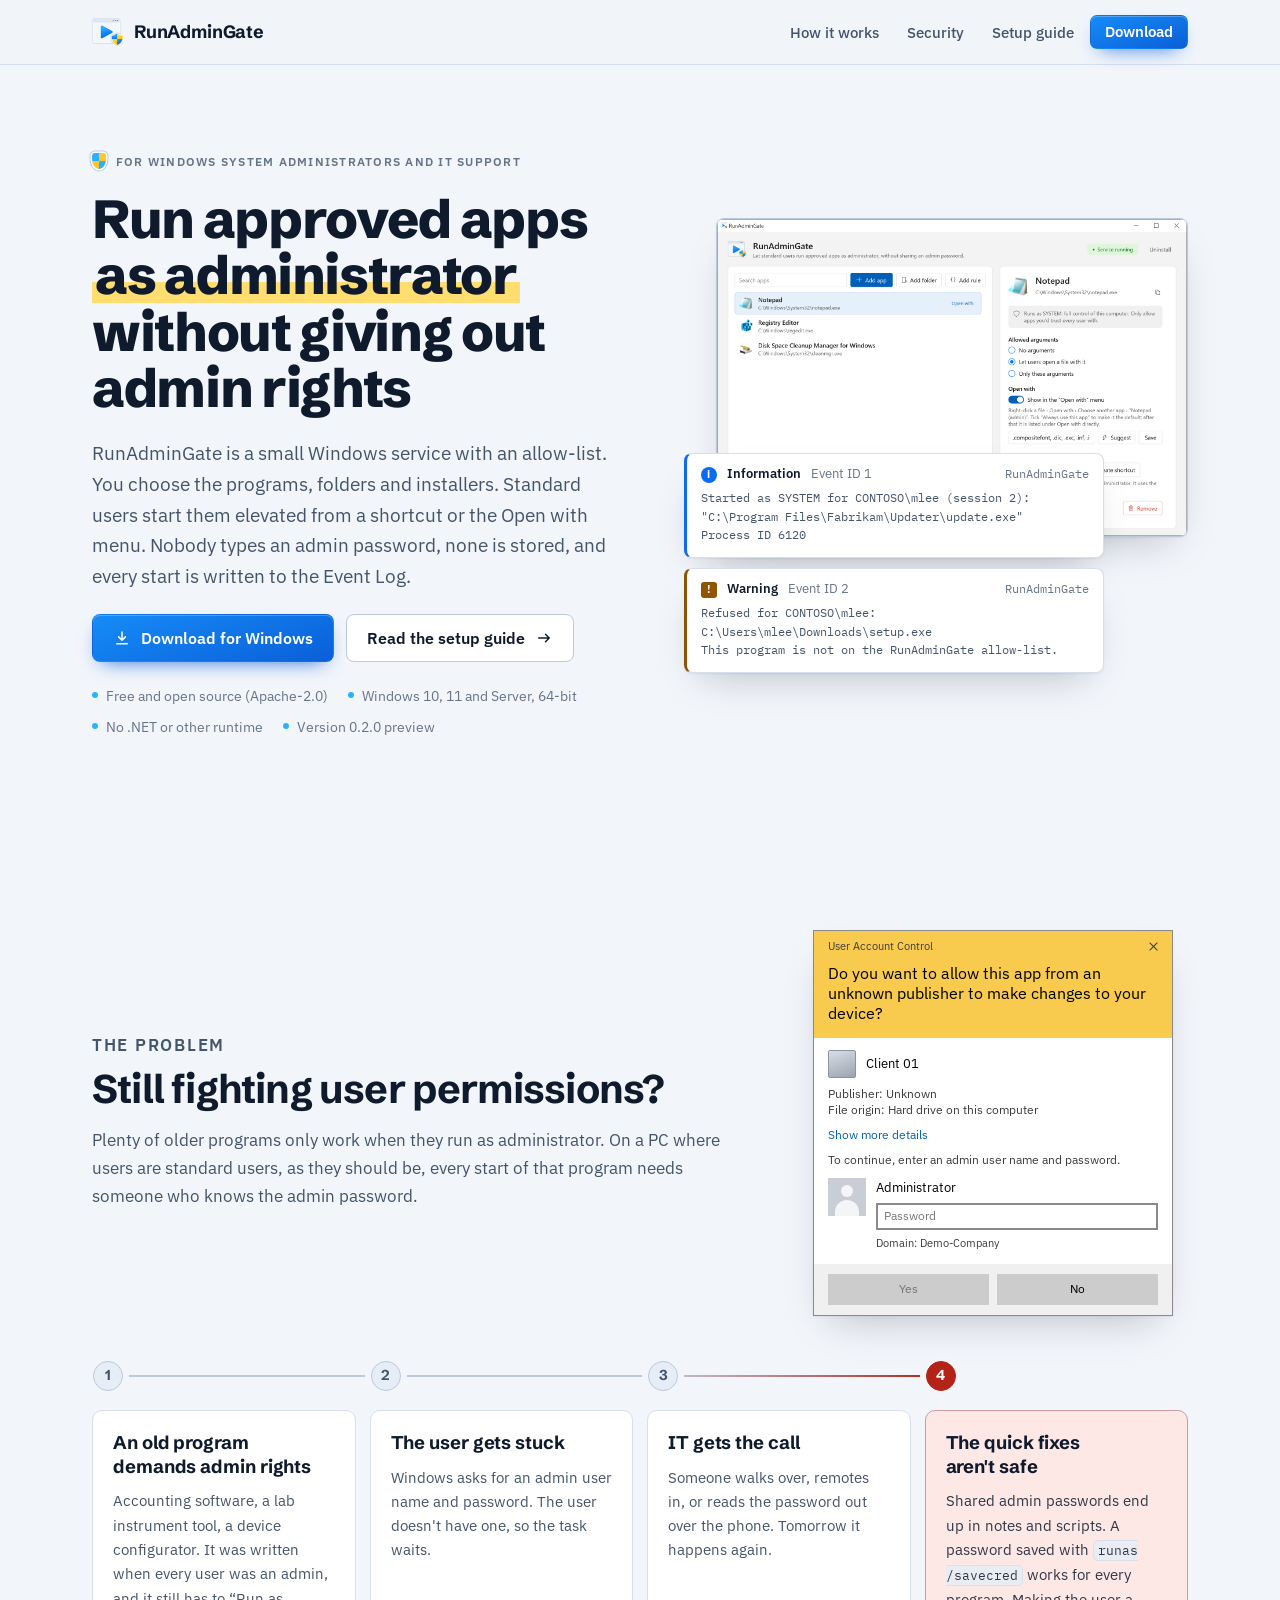
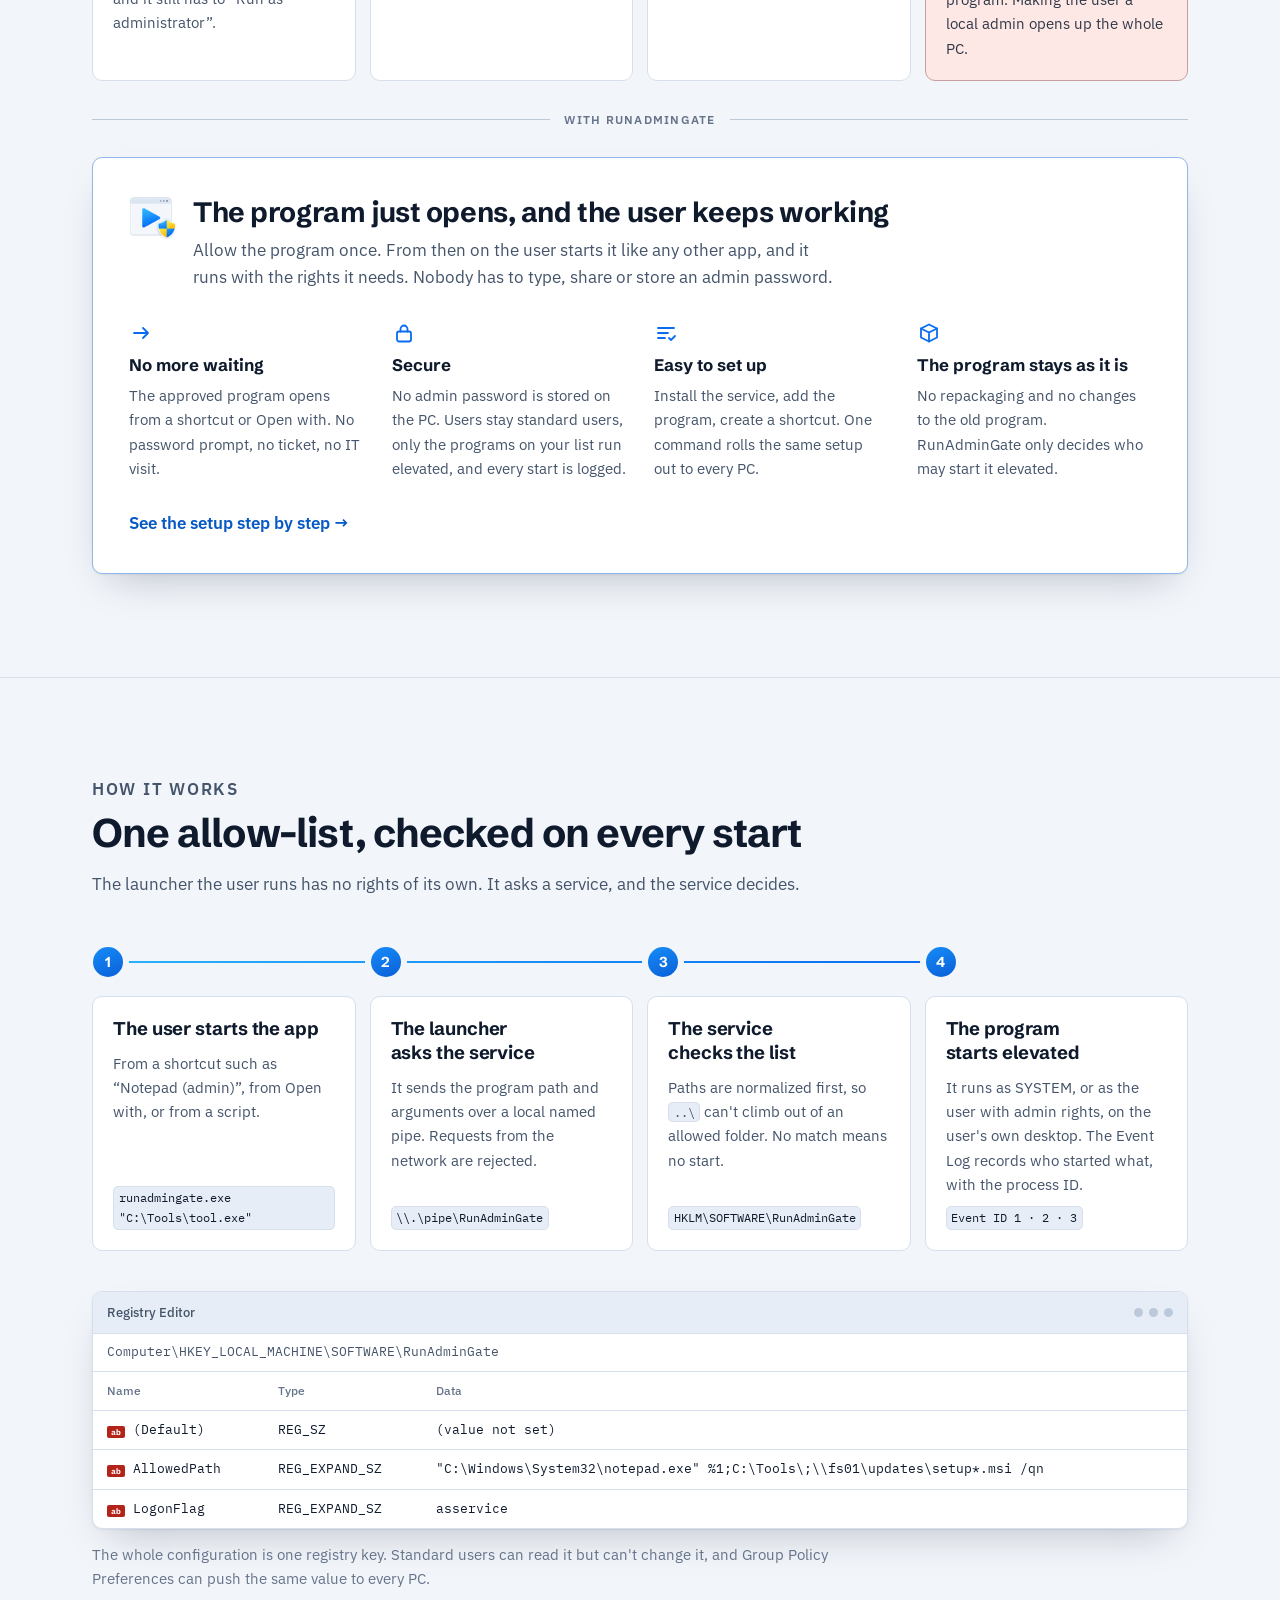
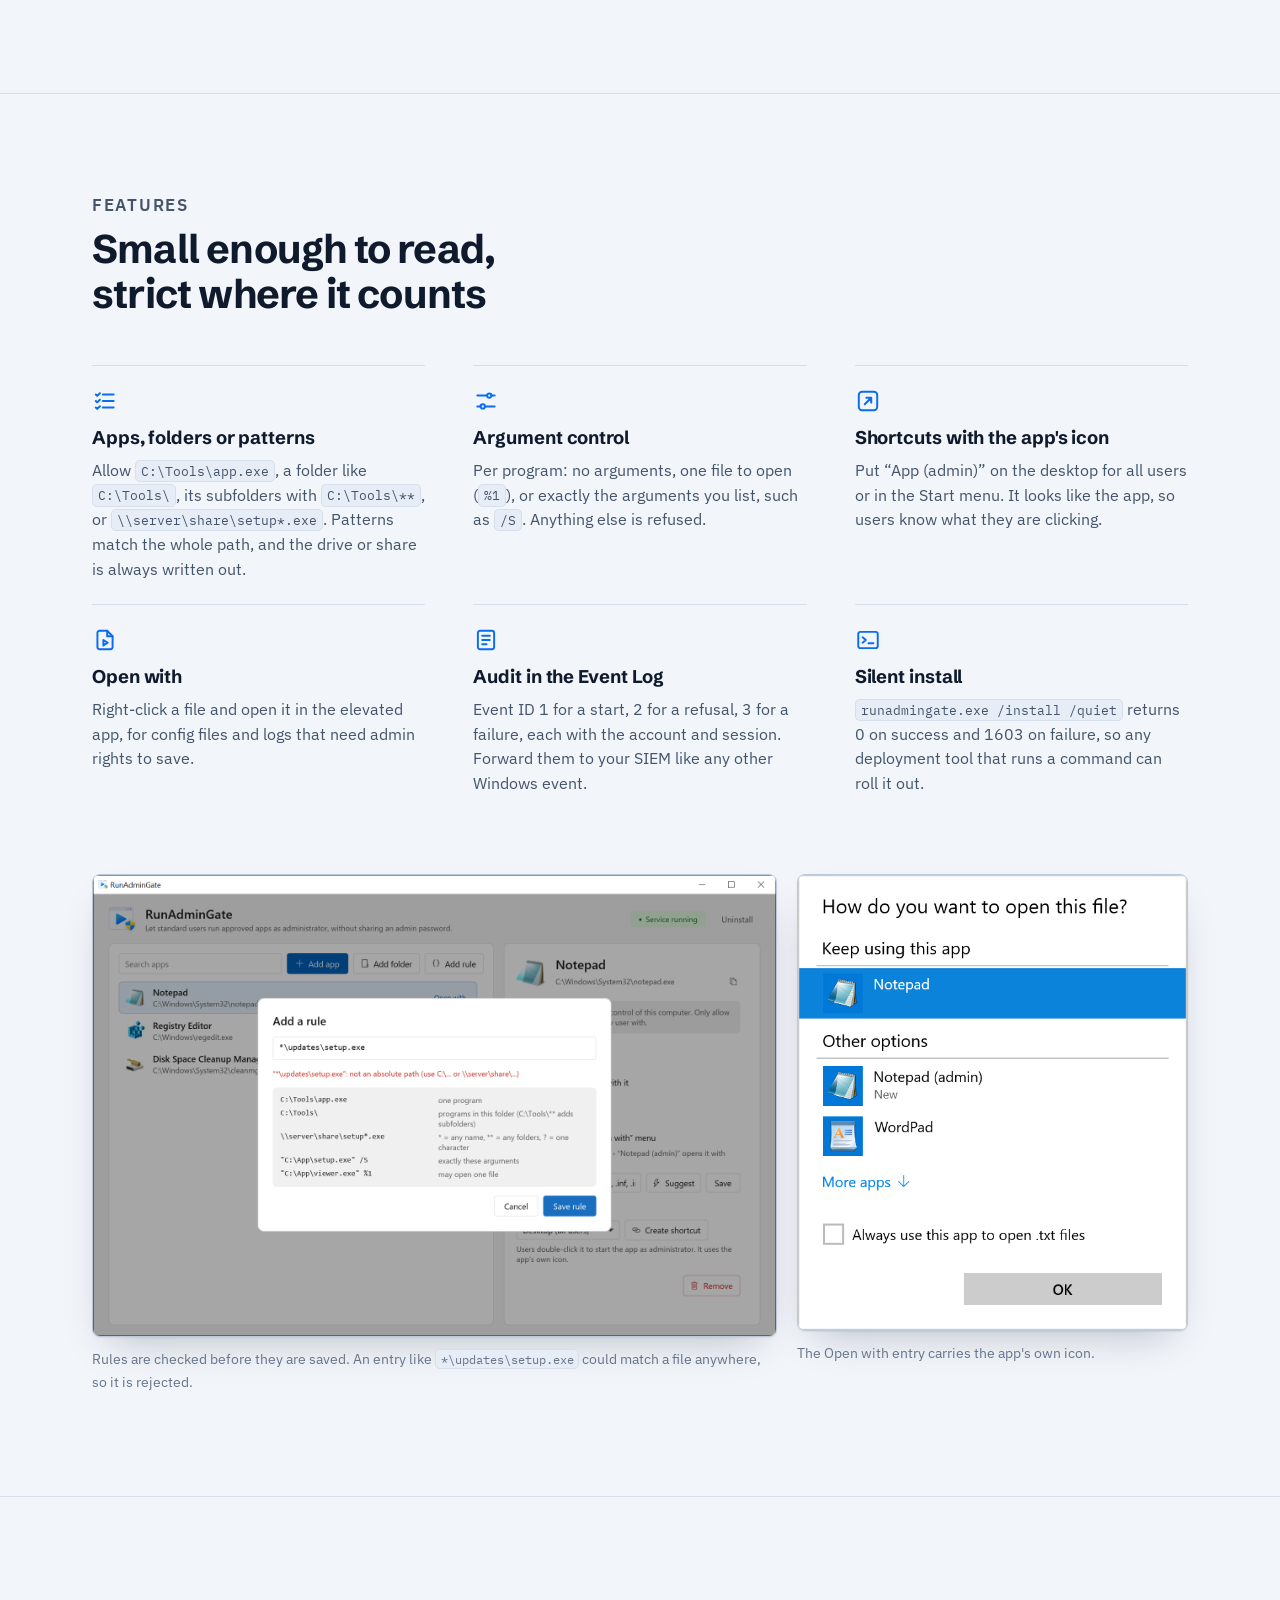
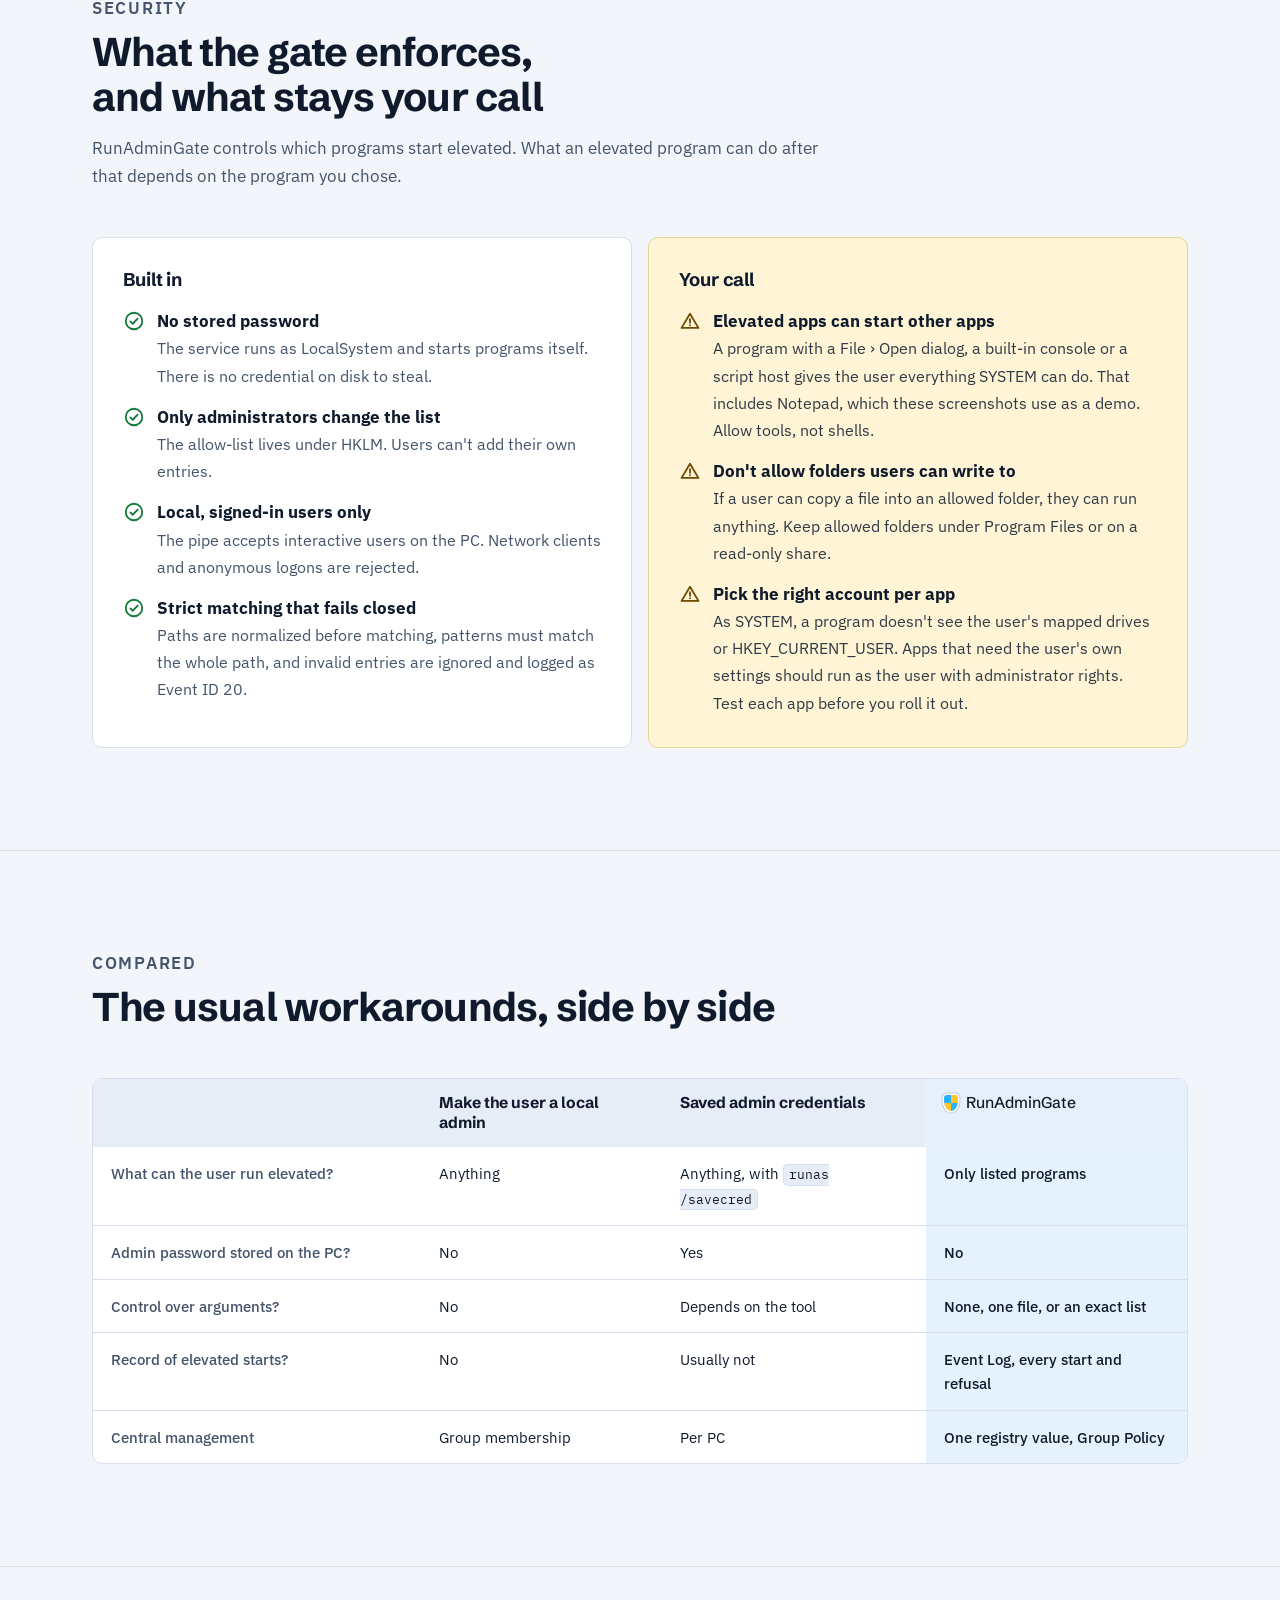
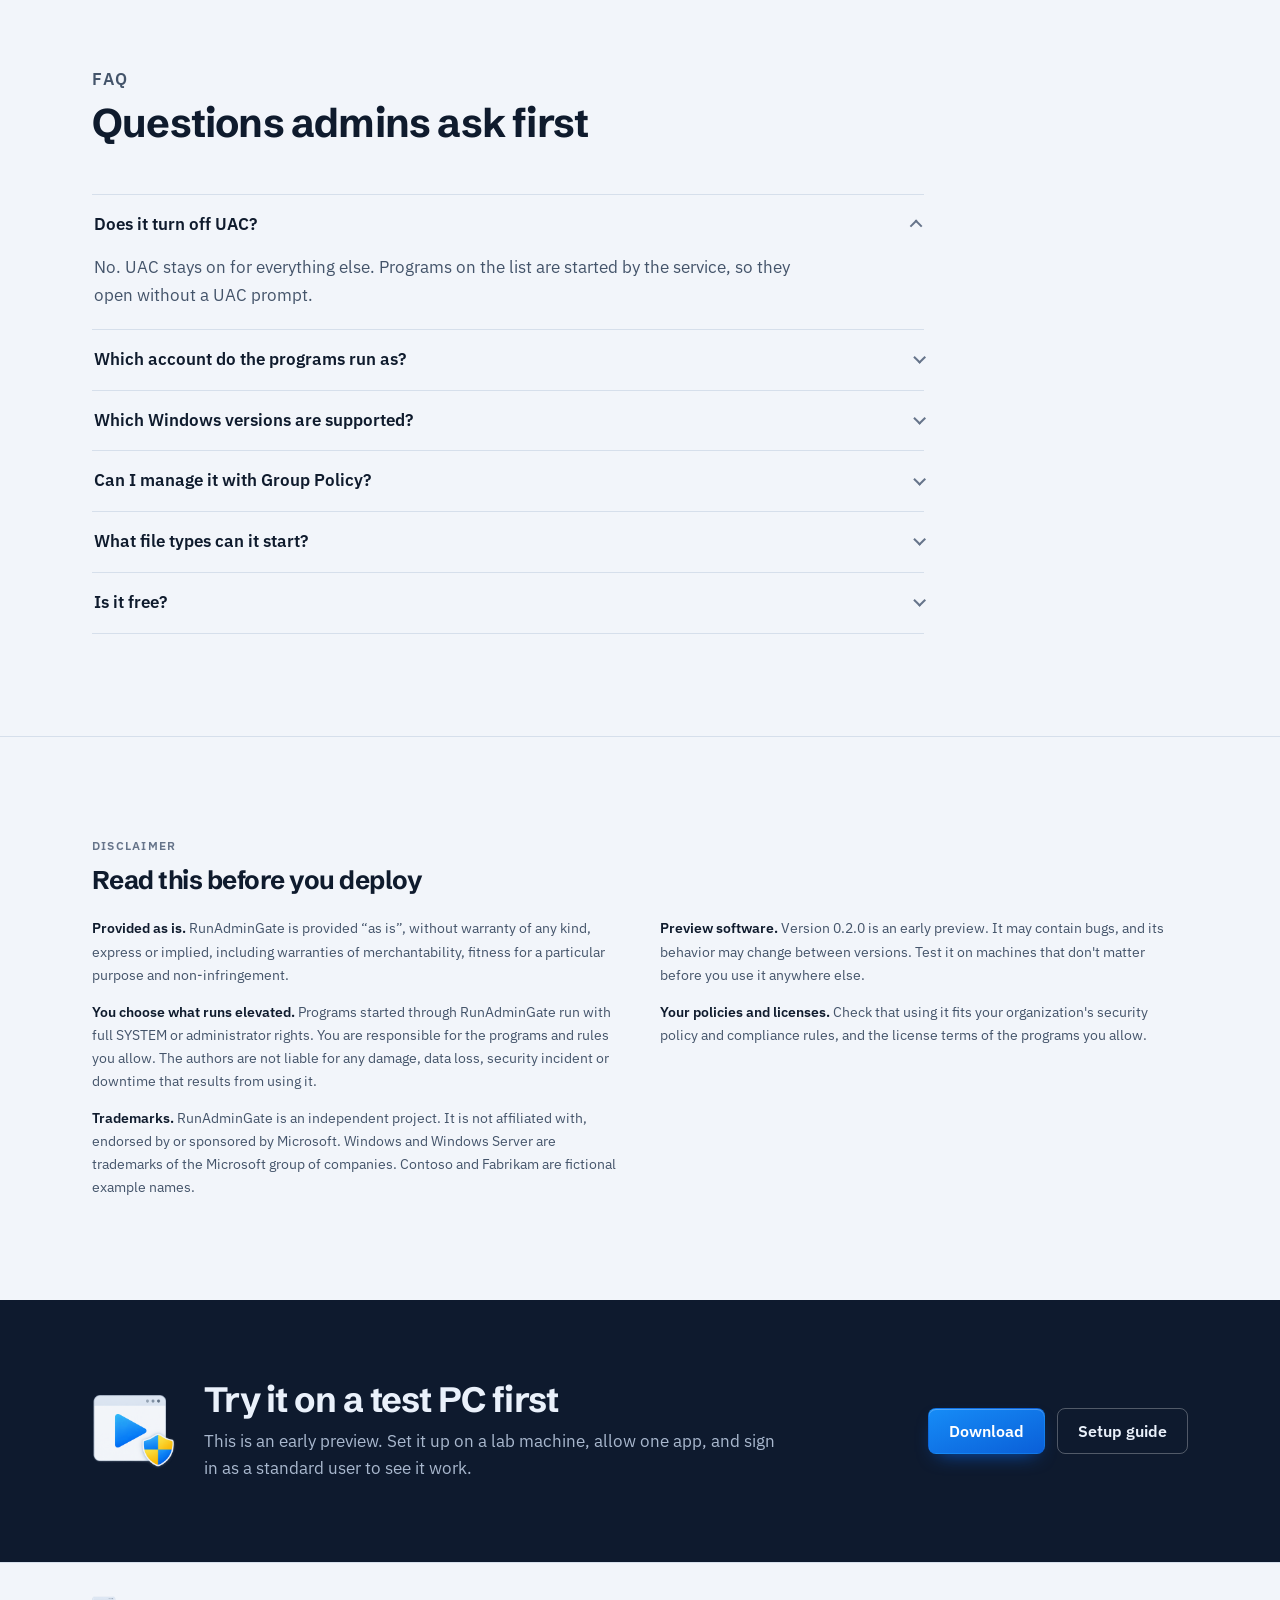
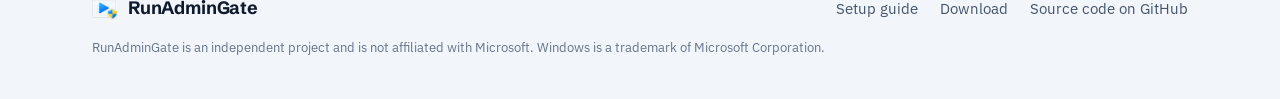
<file: site/index.html>
<!doctype html>
<html lang="en">
<head>
<meta charset="utf-8">
<meta name="viewport" content="width=device-width, initial-scale=1, viewport-fit=cover">
<title>Run programs as administrator without admin rights | RunAdminGate</title>
<meta name="claude:viewport-fit-sides" content="cover">
<meta name="description" content="RunAdminGate is a free Windows service with an allow-list. Standard users start approved programs as administrator. No admin password is stored or shared, and every start is written to the Event Log.">
<link rel="icon" type="image/png" href="img/logo-64.png">
<link rel="preconnect" href="https://fonts.googleapis.com">
<link rel="preconnect" href="https://fonts.gstatic.com" crossorigin>
<link rel="stylesheet" href="https://fonts.googleapis.com/css2?family=IBM+Plex+Mono:wght@400;500&family=IBM+Plex+Sans:ital,wght@0,400;0,500;0,600;1,400&family=Schibsted+Grotesk:wght@600;700;800&display=swap">
<link rel="stylesheet" href="site.css">
</head>
<body>

<header class="topbar">
  <div class="wrap topbar-in">
    <a class="brand" href="index.html"><img src="img/logo-64.png" alt="" width="32" height="32"><span>RunAdminGate</span></a>
    <nav class="nav" aria-label="Main">
      <a class="nav-sec" href="#how">How it works</a>
      <a class="nav-sec" href="#security">Security</a>
      <a href="how-to.html">Setup guide</a>
      <a class="btn btn-primary btn-sm" href="download.html">Download</a>
    </nav>
  </div>
</header>

<main>
  <section class="hero">
    <div class="wrap hero-grid">
      <div class="hero-copy">
        <p class="label"><span class="shield" aria-hidden="true"></span>For Windows system administrators and IT support</p>
        <h1>Run approved apps <span class="hl">as administrator</span> without giving out admin rights</h1>
        <p class="lead">RunAdminGate is a small Windows service with an allow-list. You choose the programs, folders and installers. Standard users start them elevated from a shortcut or the Open with menu. Nobody types an admin password, none is stored, and every start is written to the Event Log.</p>
        <div class="cta-row">
          <a class="btn btn-primary" href="download.html">
            <svg viewBox="0 0 24 24" fill="none" stroke="currentColor" stroke-width="2" stroke-linecap="round" stroke-linejoin="round" aria-hidden="true"><path d="M12 4v11m0 0-4.5-4.5M12 15l4.5-4.5M5 19.5h14"/></svg>
            Download for Windows
          </a>
          <a class="btn btn-quiet" href="how-to.html">
            Read the setup guide
            <svg viewBox="0 0 24 24" fill="none" stroke="currentColor" stroke-width="2" stroke-linecap="round" stroke-linejoin="round" aria-hidden="true"><path d="M5 12h14m-5-5 5 5-5 5"/></svg>
          </a>
        </div>
        <ul class="facts">
          <li>Free and open source (Apache-2.0)</li>
          <li>Windows 10, 11 and Server, 64-bit</li>
          <li>No .NET or other runtime</li>
          <li>Version 0.2.0 preview</li>
        </ul>
      </div>

      <div class="hero-visual">
        <figure class="shot">
          <img src="img/manager.png" width="1622" height="1096" alt="The RunAdminGate manager. Notepad, Registry Editor and Disk Cleanup are on the allow-list, and Notepad's settings are open: allowed arguments, Open with and a desktop shortcut.">
        </figure>
        <div class="events" aria-label="Example entries from the Application event log">
          <article class="event ev-info">
            <header><span class="lvl" aria-hidden="true">i</span><strong>Information</strong><span>Event ID 1</span><span class="src">RunAdminGate</span></header>
            <p>Started as SYSTEM for CONTOSO\mlee (session 2): "C:\Program Files\Fabrikam\Updater\update.exe"<br>Process ID 6120</p>
          </article>
          <article class="event ev-warn">
            <header><span class="lvl" aria-hidden="true">!</span><strong>Warning</strong><span>Event ID 2</span><span class="src">RunAdminGate</span></header>
            <p>Refused for CONTOSO\mlee: C:\Users\mlee\Downloads\setup.exe<br>This program is not on the RunAdminGate allow-list.</p>
          </article>
        </div>
      </div>
    </div>
  </section>

  <section class="section" id="problems">
    <div class="wrap">
      <div class="problem-head">
        <div class="sec-head">
          <p class="label">The problem</p>
          <h2>Still fighting user permissions?</h2>
          <p>Plenty of older programs only work when they run as administrator. On a PC where users are standard users, as they should be, every start of that program needs someone who knows the admin password.</p>
        </div>
        <figure class="shot-uac">
          <div class="uacw" role="img" aria-label="Illustration of a User Account Control prompt: to run Client 01, Windows asks the standard user for the Administrator account's password.">
            <div class="uacw-head">
              <div class="uacw-title"><span>User Account Control</span><span class="uacw-x"></span></div>
              <p class="uacw-q">Do you want to allow this app from an unknown publisher to make changes to your device?</p>
            </div>
            <div class="uacw-body">
              <div class="uacw-app"><span class="uacw-icon"></span><span>Client 01</span></div>
              <p>Publisher: Unknown<br>File origin: Hard drive on this computer</p>
              <p class="uacw-link">Show more details</p>
              <p>To continue, enter an admin user name and password.</p>
              <div class="uacw-cred">
                <span class="uacw-user"></span>
                <div class="uacw-fields">
                  <span class="uacw-name">Administrator</span>
                  <span class="uacw-field">Password</span>
                  <span class="uacw-domain">Domain: Demo-Company</span>
                </div>
              </div>
            </div>
            <div class="uacw-foot"><span class="uacw-btn off">Yes</span><span class="uacw-btn">No</span></div>
          </div>
        </figure>
      </div>

      <ol class="stall">
        <li>
          <span class="n" aria-hidden="true">1</span>
          <h3>An old program demands admin rights</h3>
          <p>Accounting software, a lab instrument tool, a device configurator. It was written when every user was an admin, and it still has to “Run as administrator”.</p>
        </li>
        <li>
          <span class="n" aria-hidden="true">2</span>
          <h3>The user gets stuck</h3>
          <p>Windows asks for an admin user name and password. The user doesn't have one, so the task waits.</p>
        </li>
        <li>
          <span class="n" aria-hidden="true">3</span>
          <h3>IT gets the call</h3>
          <p>Someone walks over, remotes in, or reads the password out over the phone. Tomorrow it happens again.</p>
        </li>
        <li class="bad">
          <span class="n" aria-hidden="true">4</span>
          <h3>The quick fixes aren't safe</h3>
          <p>Shared admin passwords end up in notes and scripts. A password saved with <code>runas /savecred</code> works for every program. Making the user a local admin opens up the whole PC.</p>
        </li>
      </ol>

      <p class="turn">With RunAdminGate</p>

      <div class="fixit">
        <div class="fixit-head">
          <img src="img/logo-64.png" alt="" width="48" height="48">
          <div>
            <h3>The program just opens, and the user keeps working</h3>
            <p>Allow the program once. From then on the user starts it like any other app, and it runs with the rights it needs. Nobody has to type, share or store an admin password.</p>
          </div>
        </div>
        <ul class="benefits">
          <li>
            <svg viewBox="0 0 24 24" fill="none" stroke="currentColor" stroke-width="1.8" stroke-linecap="round" stroke-linejoin="round" aria-hidden="true"><path d="M5 12h14m-5-5 5 5-5 5"/></svg>
            <strong>No more waiting</strong>
            <span>The approved program opens from a shortcut or Open with. No password prompt, no ticket, no IT visit.</span>
          </li>
          <li>
            <svg viewBox="0 0 24 24" fill="none" stroke="currentColor" stroke-width="1.8" stroke-linecap="round" stroke-linejoin="round" aria-hidden="true"><rect x="5" y="10.5" width="14" height="10" rx="2"/><path d="M8.5 10.5V8a3.5 3.5 0 0 1 7 0v2.5"/></svg>
            <strong>Secure</strong>
            <span>No admin password is stored on the PC. Users stay standard users, only the programs on your list run elevated, and every start is logged.</span>
          </li>
          <li>
            <svg viewBox="0 0 24 24" fill="none" stroke="currentColor" stroke-width="1.8" stroke-linecap="round" stroke-linejoin="round" aria-hidden="true"><path d="M4 7h16M4 12h10M4 17h7"/><path d="m15 17 2 2 4-4"/></svg>
            <strong>Easy to set up</strong>
            <span>Install the service, add the program, create a shortcut. One command rolls the same setup out to every PC.</span>
          </li>
          <li>
            <svg viewBox="0 0 24 24" fill="none" stroke="currentColor" stroke-width="1.8" stroke-linecap="round" stroke-linejoin="round" aria-hidden="true"><path d="M12 3.5 4 7.5v9l8 4 8-4v-9z"/><path d="M4 7.5l8 4 8-4M12 11.5v9"/></svg>
            <strong>The program stays as it is</strong>
            <span>No repackaging and no changes to the old program. RunAdminGate only decides who may start it elevated.</span>
          </li>
        </ul>
        <a class="more" href="how-to.html">See the setup step by step →</a>
      </div>
    </div>
  </section>

  <section class="section" id="how">
    <div class="wrap">
      <div class="sec-head">
        <p class="label">How it works</p>
        <h2>One allow-list, checked on every start</h2>
        <p>The launcher the user runs has no rights of its own. It asks a service, and the service decides.</p>
      </div>
      <ol class="flow">
        <li>
          <span class="num" aria-hidden="true">1</span>
          <h3>The user starts the app</h3>
          <p>From a shortcut such as “Notepad (admin)”, from Open with, or from a script.</p>
          <code>runadmingate.exe "C:\Tools\tool.exe"</code>
        </li>
        <li>
          <span class="num" aria-hidden="true">2</span>
          <h3>The launcher asks the service</h3>
          <p>It sends the program path and arguments over a local named pipe. Requests from the network are rejected.</p>
          <code>\\.\pipe\<wbr>RunAdminGate</code>
        </li>
        <li>
          <span class="num" aria-hidden="true">3</span>
          <h3>The service checks the list</h3>
          <p>Paths are normalized first, so <code>..\</code> can't climb out of an allowed folder. No match means no start.</p>
          <code>HKLM\<wbr>SOFTWARE\<wbr>RunAdminGate</code>
        </li>
        <li>
          <span class="num" aria-hidden="true">4</span>
          <h3>The program starts elevated</h3>
          <p>It runs as SYSTEM, or as the user with admin rights, on the user's own desktop. The Event Log records who started what, with the process ID.</p>
          <code>Event ID 1 · 2 · 3</code>
        </li>
      </ol>

      <div class="win regedit">
        <div class="win-bar"><span class="win-title">Registry Editor</span><span class="dots" aria-hidden="true"><i></i><i></i><i></i></span></div>
        <div class="reg-path">Computer\HKEY_LOCAL_MACHINE\SOFTWARE\RunAdminGate</div>
        <div class="table-scroll">
          <table class="reg-table">
            <thead><tr><th scope="col">Name</th><th scope="col">Type</th><th scope="col">Data</th></tr></thead>
            <tbody>
              <tr><td><span class="reg-ico sz" aria-hidden="true">ab</span>(Default)</td><td>REG_SZ</td><td>(value not set)</td></tr>
              <tr><td><span class="reg-ico sz" aria-hidden="true">ab</span>AllowedPath</td><td>REG_EXPAND_SZ</td><td>"C:\Windows\System32\notepad.exe" %1;C:\Tools\;\\fs01\updates\setup*.msi /qn</td></tr>
              <tr><td><span class="reg-ico sz" aria-hidden="true">ab</span>LogonFlag</td><td>REG_EXPAND_SZ</td><td>asservice</td></tr>
            </tbody>
          </table>
        </div>
      </div>
      <p class="caption">The whole configuration is one registry key. Standard users can read it but can't change it, and Group Policy Preferences can push the same value to every PC.</p>
    </div>
  </section>

  <section class="section" id="features">
    <div class="wrap">
      <div class="sec-head">
        <p class="label">Features</p>
        <h2>Small enough to read, strict where it counts</h2>
      </div>
      <div class="features">
        <div class="feature">
          <svg viewBox="0 0 24 24" fill="none" stroke="currentColor" stroke-width="1.8" stroke-linecap="round" stroke-linejoin="round" aria-hidden="true"><path d="M10 6h10M10 12h10M10 18h10"/><path d="m3.5 6 1.3 1.3L7.3 4.8M3.5 12l1.3 1.3 2.5-2.5M3.5 18l1.3 1.3 2.5-2.5"/></svg>
          <h3>Apps, folders or patterns</h3>
          <p>Allow <code>C:\Tools\app.exe</code>, a folder like <code>C:\Tools\</code>, its subfolders with <code>C:\Tools\**</code>, or <code>\\server\share\setup*.exe</code>. Patterns match the whole path, and the drive or share is always written out.</p>
        </div>
        <div class="feature">
          <svg viewBox="0 0 24 24" fill="none" stroke="currentColor" stroke-width="1.8" stroke-linecap="round" stroke-linejoin="round" aria-hidden="true"><path d="M4 7h9m4 0h3M4 17h3m4 0h9"/><circle cx="15" cy="7" r="2"/><circle cx="9" cy="17" r="2"/></svg>
          <h3>Argument control</h3>
          <p>Per program: no arguments, one file to open (<code>%1</code>), or exactly the arguments you list, such as <code>/S</code>. Anything else is refused.</p>
        </div>
        <div class="feature">
          <svg viewBox="0 0 24 24" fill="none" stroke="currentColor" stroke-width="1.8" stroke-linecap="round" stroke-linejoin="round" aria-hidden="true"><rect x="3.5" y="3.5" width="17" height="17" rx="3"/><path d="m9 15 6-6m-4.5 0H15v4.5"/></svg>
          <h3>Shortcuts with the app's icon</h3>
          <p>Put “App (admin)” on the desktop for all users or in the Start menu. It looks like the app, so users know what they are clicking.</p>
        </div>
        <div class="feature">
          <svg viewBox="0 0 24 24" fill="none" stroke="currentColor" stroke-width="1.8" stroke-linecap="round" stroke-linejoin="round" aria-hidden="true"><path d="M14 3.5H7a2 2 0 0 0-2 2v13a2 2 0 0 0 2 2h10a2 2 0 0 0 2-2V8.5z"/><path d="M14 3.5v5h5"/><path d="m10.5 12 4 2.5-4 2.5z"/></svg>
          <h3>Open with</h3>
          <p>Right-click a file and open it in the elevated app, for config files and logs that need admin rights to save.</p>
        </div>
        <div class="feature">
          <svg viewBox="0 0 24 24" fill="none" stroke="currentColor" stroke-width="1.8" stroke-linecap="round" stroke-linejoin="round" aria-hidden="true"><rect x="4.5" y="3.5" width="15" height="17" rx="2"/><path d="M8.5 8h7M8.5 12h7M8.5 16h4"/></svg>
          <h3>Audit in the Event Log</h3>
          <p>Event ID 1 for a start, 2 for a refusal, 3 for a failure, each with the account and session. Forward them to your SIEM like any other Windows event.</p>
        </div>
        <div class="feature">
          <svg viewBox="0 0 24 24" fill="none" stroke="currentColor" stroke-width="1.8" stroke-linecap="round" stroke-linejoin="round" aria-hidden="true"><rect x="3" y="4.5" width="18" height="15" rx="2"/><path d="m7 9.5 3 2.5-3 2.5M12.5 15H17"/></svg>
          <h3>Silent install</h3>
          <p><code>runadmingate.exe /install /quiet</code> returns 0 on success and 1603 on failure, so any deployment tool that runs a command can roll it out.</p>
        </div>
      </div>

      <div class="shots">
        <figure>
          <img src="img/add-rule.png" width="1622" height="1096" loading="lazy" alt="The Add a rule dialog rejecting the entry *\updates\setup.exe because it is not an absolute path, with a syntax reference below.">
          <figcaption>Rules are checked before they are saved. An entry like <code>*\updates\setup.exe</code> could match a file anywhere, so it is rejected.</figcaption>
        </figure>
        <figure>
          <img src="img/open-with.png" width="589" height="688" loading="lazy" alt="The Windows 'How do you want to open this file?' dialog listing Notepad (admin) with Notepad's icon.">
          <figcaption>The Open with entry carries the app's own icon.</figcaption>
        </figure>
      </div>
    </div>
  </section>

  <section class="section" id="security">
    <div class="wrap">
      <div class="sec-head">
        <p class="label">Security</p>
        <h2>What the gate enforces, and what stays your call</h2>
        <p>RunAdminGate controls which programs start elevated. What an elevated program can do after that depends on the program you chose.</p>
      </div>
      <div class="split">
        <div class="panel">
          <h3>Built in</h3>
          <ul class="checks">
            <li class="ok"><svg viewBox="0 0 24 24" fill="none" stroke="currentColor" stroke-width="2" stroke-linecap="round" stroke-linejoin="round" aria-hidden="true"><circle cx="12" cy="12" r="9"/><path d="m8 12.5 2.6 2.5L16 9.5"/></svg><div><strong>No stored password</strong><span>The service runs as LocalSystem and starts programs itself. There is no credential on disk to steal.</span></div></li>
            <li class="ok"><svg viewBox="0 0 24 24" fill="none" stroke="currentColor" stroke-width="2" stroke-linecap="round" stroke-linejoin="round" aria-hidden="true"><circle cx="12" cy="12" r="9"/><path d="m8 12.5 2.6 2.5L16 9.5"/></svg><div><strong>Only administrators change the list</strong><span>The allow-list lives under HKLM. Users can't add their own entries.</span></div></li>
            <li class="ok"><svg viewBox="0 0 24 24" fill="none" stroke="currentColor" stroke-width="2" stroke-linecap="round" stroke-linejoin="round" aria-hidden="true"><circle cx="12" cy="12" r="9"/><path d="m8 12.5 2.6 2.5L16 9.5"/></svg><div><strong>Local, signed-in users only</strong><span>The pipe accepts interactive users on the PC. Network clients and anonymous logons are rejected.</span></div></li>
            <li class="ok"><svg viewBox="0 0 24 24" fill="none" stroke="currentColor" stroke-width="2" stroke-linecap="round" stroke-linejoin="round" aria-hidden="true"><circle cx="12" cy="12" r="9"/><path d="m8 12.5 2.6 2.5L16 9.5"/></svg><div><strong>Strict matching that fails closed</strong><span>Paths are normalized before matching, patterns must match the whole path, and invalid entries are ignored and logged as Event ID 20.</span></div></li>
          </ul>
        </div>
        <div class="panel caution">
          <h3>Your call</h3>
          <ul class="checks">
            <li class="careful"><svg viewBox="0 0 24 24" fill="none" stroke="currentColor" stroke-width="2" stroke-linecap="round" stroke-linejoin="round" aria-hidden="true"><path d="M12 4 2.8 19.5h18.4z"/><path d="M12 10v4m0 2.6v.1"/></svg><div><strong>Elevated apps can start other apps</strong><span>A program with a File › Open dialog, a built-in console or a script host gives the user everything SYSTEM can do. That includes Notepad, which these screenshots use as a demo. Allow tools, not shells.</span></div></li>
            <li class="careful"><svg viewBox="0 0 24 24" fill="none" stroke="currentColor" stroke-width="2" stroke-linecap="round" stroke-linejoin="round" aria-hidden="true"><path d="M12 4 2.8 19.5h18.4z"/><path d="M12 10v4m0 2.6v.1"/></svg><div><strong>Don't allow folders users can write to</strong><span>If a user can copy a file into an allowed folder, they can run anything. Keep allowed folders under Program Files or on a read-only share.</span></div></li>
            <li class="careful"><svg viewBox="0 0 24 24" fill="none" stroke="currentColor" stroke-width="2" stroke-linecap="round" stroke-linejoin="round" aria-hidden="true"><path d="M12 4 2.8 19.5h18.4z"/><path d="M12 10v4m0 2.6v.1"/></svg><div><strong>Pick the right account per app</strong><span>As SYSTEM, a program doesn't see the user's mapped drives or HKEY_CURRENT_USER. Apps that need the user's own settings should run as the user with administrator rights. Test each app before you roll it out.</span></div></li>
          </ul>
        </div>
      </div>
    </div>
  </section>

  <section class="section" id="compare">
    <div class="wrap">
      <div class="sec-head">
        <p class="label">Compared</p>
        <h2>The usual workarounds, side by side</h2>
      </div>
      <div class="compare-scroll">
        <table class="compare">
          <thead>
            <tr>
              <th scope="col"><span class="sr-only">Question</span></th>
              <th scope="col">Make the user a local admin</th>
              <th scope="col">Saved admin credentials</th>
              <th scope="col" class="us"><span class="us-head"><span class="shield" aria-hidden="true"></span>RunAdminGate</span></th>
            </tr>
          </thead>
          <tbody>
            <tr><th scope="row">What can the user run elevated?</th><td>Anything</td><td>Anything, with <code>runas /savecred</code></td><td class="us">Only listed programs</td></tr>
            <tr><th scope="row">Admin password stored on the PC?</th><td>No</td><td>Yes</td><td class="us">No</td></tr>
            <tr><th scope="row">Control over arguments?</th><td>No</td><td>Depends on the tool</td><td class="us">None, one file, or an exact list</td></tr>
            <tr><th scope="row">Record of elevated starts?</th><td>No</td><td>Usually not</td><td class="us">Event Log, every start and refusal</td></tr>
            <tr><th scope="row">Central management</th><td>Group membership</td><td>Per PC</td><td class="us">One registry value, Group Policy</td></tr>
          </tbody>
        </table>
      </div>
    </div>
  </section>

  <section class="section" id="faq">
    <div class="wrap">
      <div class="sec-head">
        <p class="label">FAQ</p>
        <h2>Questions admins ask first</h2>
      </div>
      <div class="faq">
        <details open>
          <summary>Does it turn off UAC?</summary>
          <div class="answer"><p>No. UAC stays on for everything else. Programs on the list are started by the service, so they open without a UAC prompt.</p></div>
        </details>
        <details>
          <summary>Which account do the programs run as?</summary>
          <div class="answer"><p>You choose per app. <strong>SYSTEM account</strong> works for any user, but the program doesn't see the user's own settings or mapped drives. <strong>The user, with administrator rights</strong> runs the program under the user's own account, elevated. For that one start, RunAdminGate adds the Administrators group to a new logon token; the user is never added to the local Administrators group.</p></div>
        </details>
        <details>
          <summary>Which Windows versions are supported?</summary>
          <div class="answer"><p>Windows 10, Windows 11 and Windows Server 2019 or later, all 64-bit. Version 0.2.0 was tested on Windows Server 2019 (build 17763, the same build as Windows 10 version 1809). Windows 10 and 11 desktops haven't been tested yet.</p></div>
        </details>
        <details>
          <summary>Can I manage it with Group Policy?</summary>
          <div class="answer"><p>Yes. The allow-list is the <code>AllowedPath</code> registry value, so a Group Policy Preferences registry item can set it on every PC. The service reads it on each request, so changes apply without a restart. An ADMX template is planned.</p></div>
        </details>
        <details>
          <summary>What file types can it start?</summary>
          <div class="answer"><p><code>.exe</code>, <code>.com</code>, <code>.bat</code>, <code>.cmd</code>, <code>.ps1</code>, <code>.vbs</code> and <code>.msi</code> files.</p></div>
        </details>
        <details>
          <summary>Is it free?</summary>
          <div class="answer"><p>Yes. RunAdminGate is open source under the Apache License 2.0. The source code is on GitHub, and you can build it yourself.</p></div>
        </details>
      </div>
    </div>
  </section>

  <section class="section" id="disclaimer">
    <div class="wrap disclaimer">
      <p class="label">Disclaimer</p>
      <h2>Read this before you deploy</h2>
      <div class="disc-cols">
        <p><strong>Provided as is.</strong> RunAdminGate is provided “as is”, without warranty of any kind, express or implied, including warranties of merchantability, fitness for a particular purpose and non-infringement.</p>
        <p><strong>Preview software.</strong> Version 0.2.0 is an early preview. It may contain bugs, and its behavior may change between versions. Test it on machines that don't matter before you use it anywhere else.</p>
        <p><strong>You choose what runs elevated.</strong> Programs started through RunAdminGate run with full SYSTEM or administrator rights. You are responsible for the programs and rules you allow. The authors are not liable for any damage, data loss, security incident or downtime that results from using it.</p>
        <p><strong>Your policies and licenses.</strong> Check that using it fits your organization's security policy and compliance rules, and the license terms of the programs you allow.</p>
        <p><strong>Trademarks.</strong> RunAdminGate is an independent project. It is not affiliated with, endorsed by or sponsored by Microsoft. Windows and Windows Server are trademarks of the Microsoft group of companies. Contoso and Fabrikam are fictional example names.</p>
      </div>
    </div>
  </section>

  <section class="band-cta">
    <div class="wrap">
      <img src="img/logo.png" alt="" width="84" height="84">
      <div>
        <h2>Try it on a test PC first</h2>
        <p>This is an early preview. Set it up on a lab machine, allow one app, and sign in as a standard user to see it work.</p>
      </div>
      <div class="cta-row">
        <a class="btn btn-primary" href="download.html">Download</a>
        <a class="btn btn-quiet" href="how-to.html">Setup guide</a>
      </div>
    </div>
  </section>
</main>

<footer class="foot">
  <div class="wrap foot-in">
    <a class="brand" href="index.html"><img src="img/logo-64.png" alt="" width="26" height="26"><span>RunAdminGate</span></a>
    <nav aria-label="Footer">
      <a href="how-to.html">Setup guide</a>
      <a href="download.html">Download</a>
      <a href="https://github.com/UnkAtreus/run-admin-gate">Source code on GitHub</a>
    </nav>
    <p class="fine">RunAdminGate is an independent project and is not affiliated with Microsoft. Windows is a trademark of Microsoft Corporation.</p>
  </div>
</footer>

<script src="site.js" defer></script>
</body>
</html>
</file>
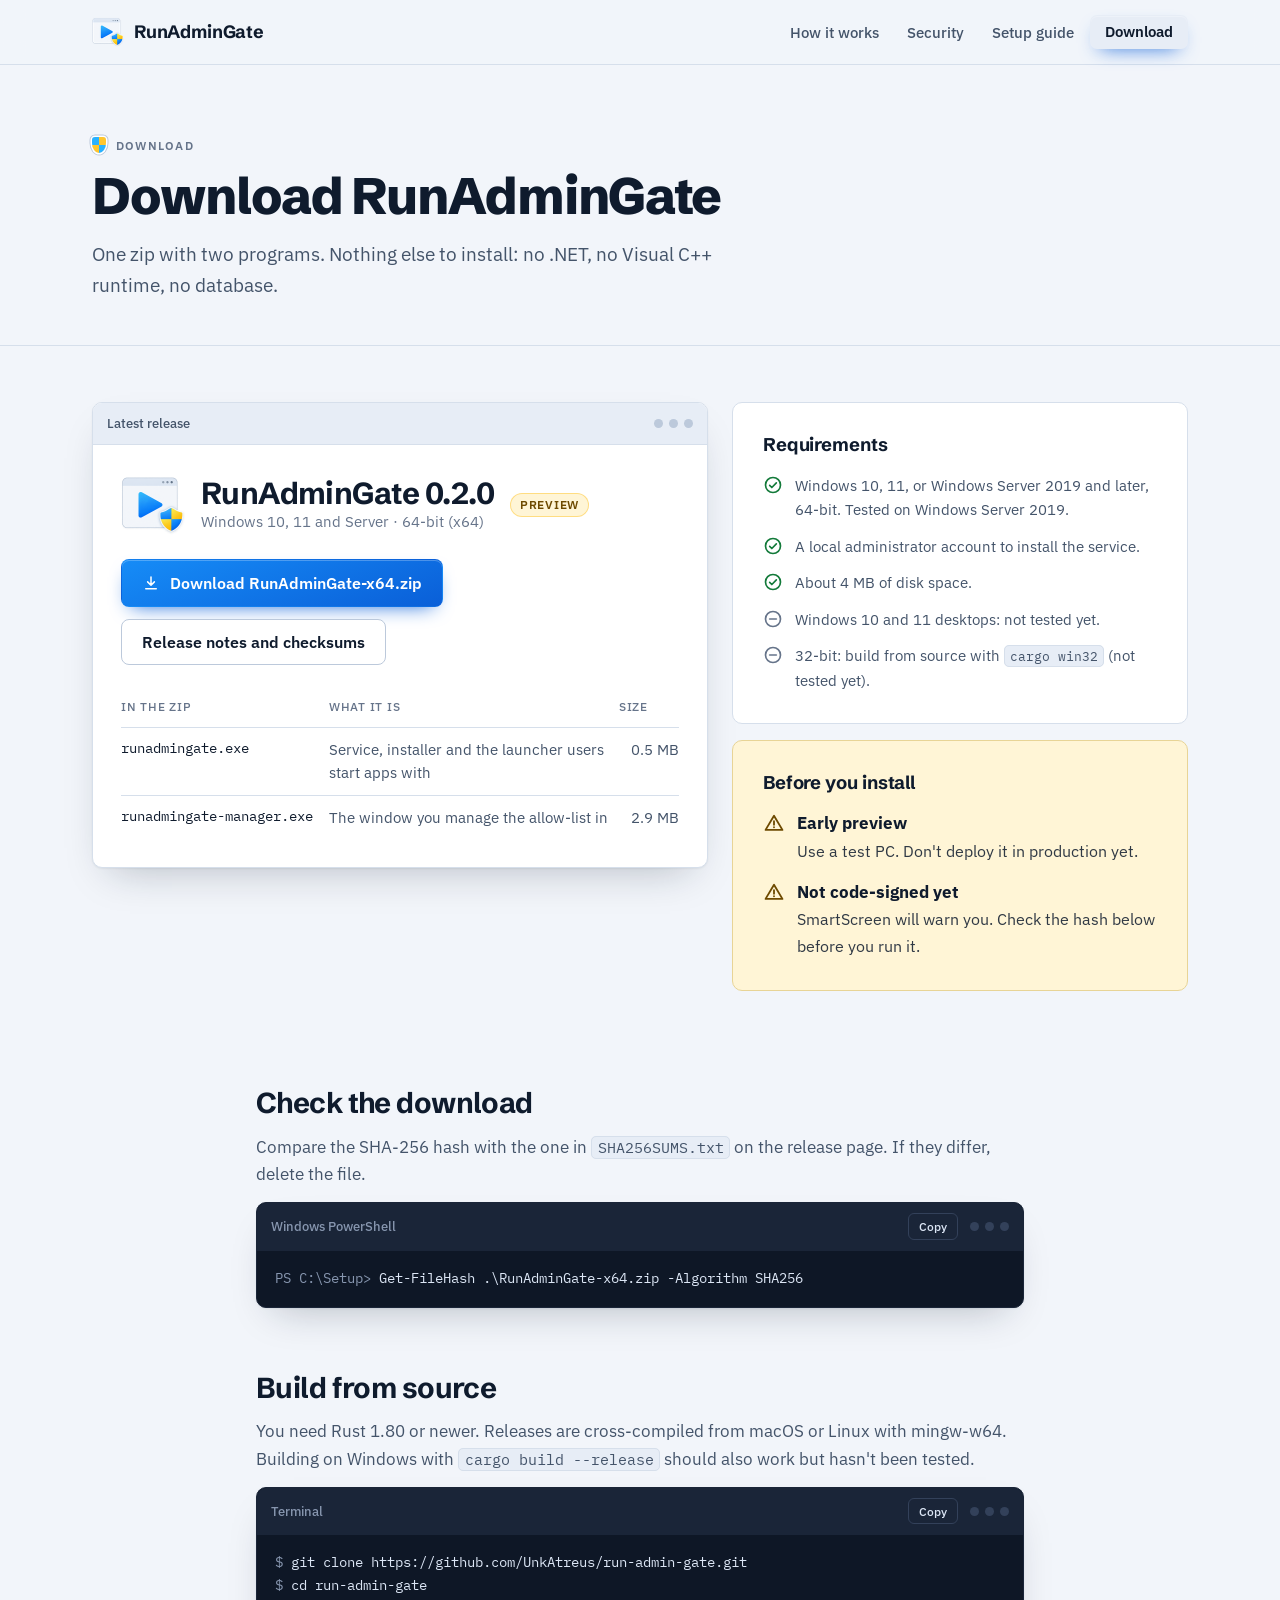
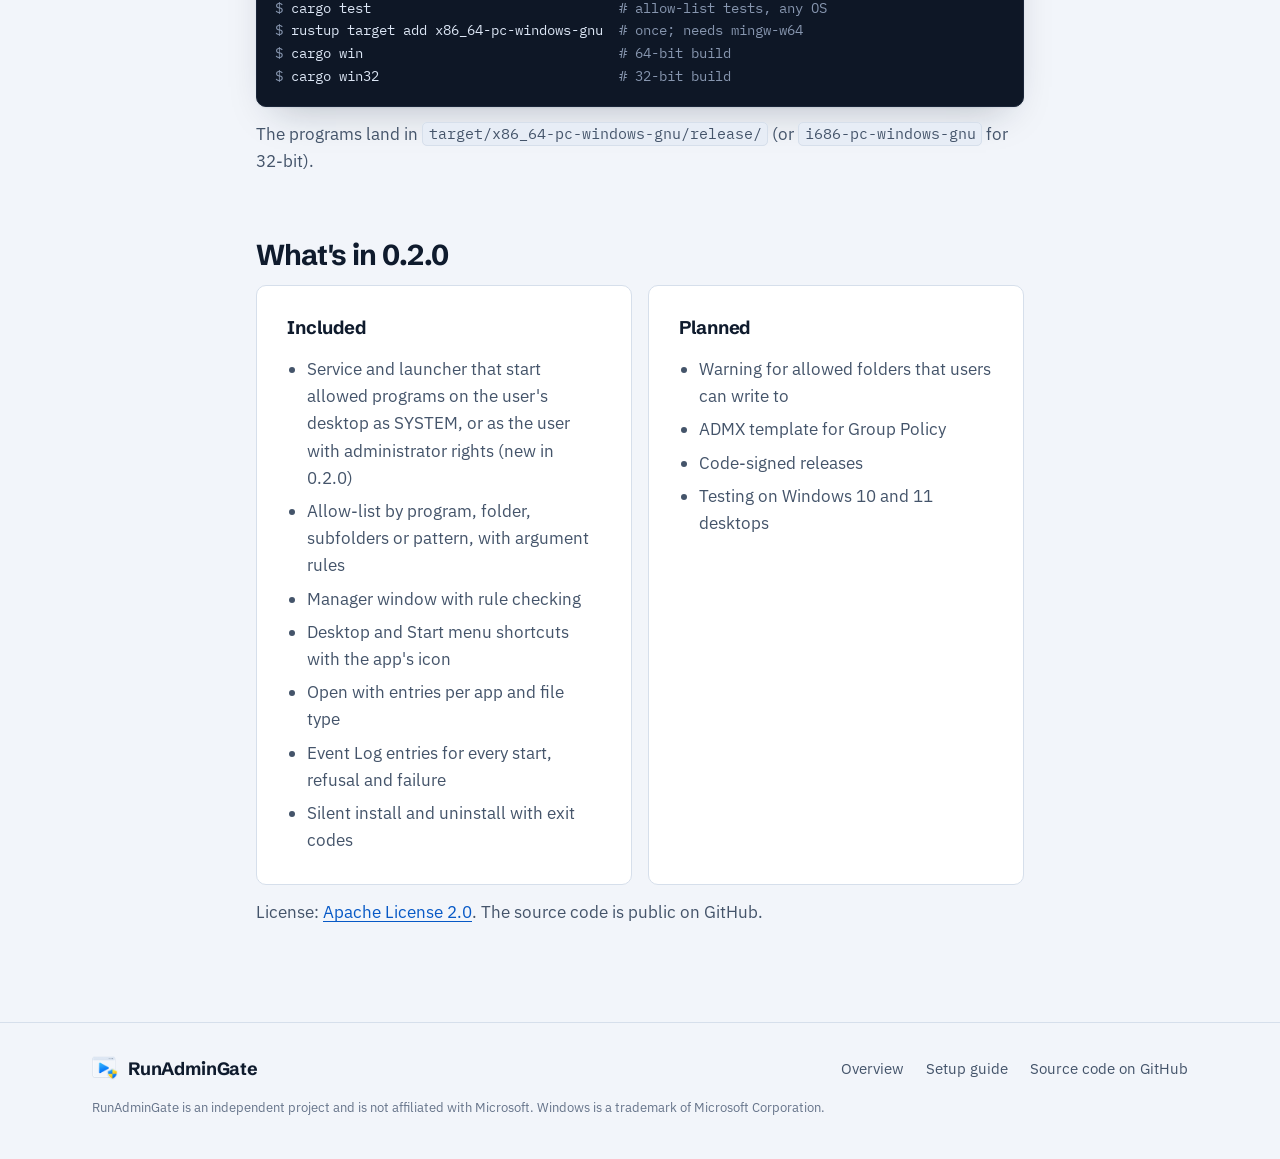
<file: site/download.html>
<!doctype html>
<html lang="en">
<head>
<meta charset="utf-8">
<meta name="viewport" content="width=device-width, initial-scale=1, viewport-fit=cover">
<title>Download RunAdminGate</title>
<meta name="claude:viewport-fit-sides" content="cover">
<meta name="description" content="Download RunAdminGate 0.2.0 for Windows 10, 11 and Windows Server (64-bit), check the file hash, or build it from source with Rust.">
<link rel="icon" type="image/png" href="img/logo-64.png">
<link rel="preconnect" href="https://fonts.googleapis.com">
<link rel="preconnect" href="https://fonts.gstatic.com" crossorigin>
<link rel="stylesheet" href="https://fonts.googleapis.com/css2?family=IBM+Plex+Mono:wght@400;500&family=IBM+Plex+Sans:ital,wght@0,400;0,500;0,600;1,400&family=Schibsted+Grotesk:wght@600;700;800&display=swap">
<link rel="stylesheet" href="site.css">
</head>
<body>

<header class="topbar">
  <div class="wrap topbar-in">
    <a class="brand" href="index.html"><img src="img/logo-64.png" alt="" width="32" height="32"><span>RunAdminGate</span></a>
    <nav class="nav" aria-label="Main">
      <a class="nav-sec" href="index.html#how">How it works</a>
      <a class="nav-sec" href="index.html#security">Security</a>
      <a href="how-to.html">Setup guide</a>
      <a class="btn btn-primary btn-sm" href="download.html" aria-current="page">Download</a>
    </nav>
  </div>
</header>

<main>
  <section class="page-head">
    <div class="wrap">
      <p class="label"><span class="shield" aria-hidden="true"></span>Download</p>
      <h1>Download RunAdminGate</h1>
      <p class="lead">One zip with two programs. Nothing else to install: no .NET, no Visual C++ runtime, no database.</p>
    </div>
  </section>

  <div class="wrap dl-grid">
    <div class="win release">
      <div class="win-bar"><span class="win-title">Latest release</span><span class="dots" aria-hidden="true"><i></i><i></i><i></i></span></div>
      <div class="body">
        <div class="release-top">
          <img src="img/logo.png" alt="" width="64" height="64">
          <div>
            <h2>RunAdminGate 0.2.0</h2>
            <p>Windows 10, 11 and Server · 64-bit (x64)</p>
          </div>
          <span class="pill">Preview</span>
        </div>
        <div class="cta-row">
          <a class="btn btn-primary" href="https://github.com/UnkAtreus/run-admin-gate/releases/latest/download/RunAdminGate-x64.zip">
            <svg viewBox="0 0 24 24" fill="none" stroke="currentColor" stroke-width="2" stroke-linecap="round" stroke-linejoin="round" aria-hidden="true"><path d="M12 4v11m0 0-4.5-4.5M12 15l4.5-4.5M5 19.5h14"/></svg>
            Download RunAdminGate-x64.zip
          </a>
          <a class="btn btn-quiet" href="https://github.com/UnkAtreus/run-admin-gate/releases/latest">Release notes and checksums</a>
        </div>
        <table class="files">
          <thead><tr><th scope="col">In the zip</th><th scope="col">What it is</th><th scope="col">Size</th></tr></thead>
          <tbody>
            <tr><td>runadmingate.exe</td><td>Service, installer and the launcher users start apps with</td><td>0.5 MB</td></tr>
            <tr><td>runadmingate-manager.exe</td><td>The window you manage the allow-list in</td><td>2.9 MB</td></tr>
          </tbody>
        </table>
      </div>
    </div>

    <aside class="side">
      <div class="panel">
        <h3>Requirements</h3>
        <ul class="reqs">
          <li><svg viewBox="0 0 24 24" fill="none" stroke="currentColor" stroke-width="2" stroke-linecap="round" stroke-linejoin="round" aria-hidden="true"><circle cx="12" cy="12" r="9"/><path d="m8 12.5 2.6 2.5L16 9.5"/></svg><span>Windows 10, 11, or Windows Server 2019 and later, 64-bit. Tested on Windows Server 2019.</span></li>
          <li><svg viewBox="0 0 24 24" fill="none" stroke="currentColor" stroke-width="2" stroke-linecap="round" stroke-linejoin="round" aria-hidden="true"><circle cx="12" cy="12" r="9"/><path d="m8 12.5 2.6 2.5L16 9.5"/></svg><span>A local administrator account to install the service.</span></li>
          <li><svg viewBox="0 0 24 24" fill="none" stroke="currentColor" stroke-width="2" stroke-linecap="round" stroke-linejoin="round" aria-hidden="true"><circle cx="12" cy="12" r="9"/><path d="m8 12.5 2.6 2.5L16 9.5"/></svg><span>About 4 MB of disk space.</span></li>
          <li class="no"><svg viewBox="0 0 24 24" fill="none" stroke="currentColor" stroke-width="2" stroke-linecap="round" stroke-linejoin="round" aria-hidden="true"><circle cx="12" cy="12" r="9"/><path d="M8 12h8"/></svg><span>Windows 10 and 11 desktops: not tested yet.</span></li>
          <li class="no"><svg viewBox="0 0 24 24" fill="none" stroke="currentColor" stroke-width="2" stroke-linecap="round" stroke-linejoin="round" aria-hidden="true"><circle cx="12" cy="12" r="9"/><path d="M8 12h8"/></svg><span>32-bit: build from source with <code>cargo win32</code> (not tested yet).</span></li>
        </ul>
      </div>
      <div class="panel caution">
        <h3>Before you install</h3>
        <ul class="checks">
          <li class="careful"><svg viewBox="0 0 24 24" fill="none" stroke="currentColor" stroke-width="2" stroke-linecap="round" stroke-linejoin="round" aria-hidden="true"><path d="M12 4 2.8 19.5h18.4z"/><path d="M12 10v4m0 2.6v.1"/></svg><div><strong>Early preview</strong><span>Use a test PC. Don't deploy it in production yet.</span></div></li>
          <li class="careful"><svg viewBox="0 0 24 24" fill="none" stroke="currentColor" stroke-width="2" stroke-linecap="round" stroke-linejoin="round" aria-hidden="true"><path d="M12 4 2.8 19.5h18.4z"/><path d="M12 10v4m0 2.6v.1"/></svg><div><strong>Not code-signed yet</strong><span>SmartScreen will warn you. Check the hash below before you run it.</span></div></li>
        </ul>
      </div>
    </aside>
  </div>

  <div class="wrap dl-more">
    <section id="verify">
      <h2>Check the download</h2>
      <p>Compare the SHA-256 hash with the one in <code>SHA256SUMS.txt</code> on the release page. If they differ, delete the file.</p>
      <div class="win term">
        <div class="win-bar"><span class="win-title">Windows PowerShell</span><button class="copy" type="button">Copy</button><span class="dots" aria-hidden="true"><i></i><i></i><i></i></span></div>
<pre><code><span class="p">PS C:\Setup&gt; </span>Get-FileHash .\RunAdminGate-x64.zip -Algorithm SHA256</code></pre>
      </div>
    </section>

    <section id="source">
      <h2>Build from source</h2>
      <p>You need Rust 1.80 or newer. Releases are cross-compiled from macOS or Linux with mingw-w64. Building on Windows with <code>cargo build --release</code> should also work but hasn't been tested.</p>
      <div class="win term">
        <div class="win-bar"><span class="win-title">Terminal</span><button class="copy" type="button">Copy</button><span class="dots" aria-hidden="true"><i></i><i></i><i></i></span></div>
<pre><code><span class="p">$ </span>git clone https://github.com/UnkAtreus/run-admin-gate.git
<span class="p">$ </span>cd run-admin-gate
<span class="p">$ </span>cargo test                               <span class="c"># allow-list tests, any OS</span>
<span class="p">$ </span>rustup target add x86_64-pc-windows-gnu  <span class="c"># once; needs mingw-w64</span>
<span class="p">$ </span>cargo win                                <span class="c"># 64-bit build</span>
<span class="p">$ </span>cargo win32                              <span class="c"># 32-bit build</span></code></pre>
      </div>
      <p>The programs land in <code>target/x86_64-pc-windows-gnu/release/</code> (or <code>i686-pc-windows-gnu</code> for 32-bit).</p>
    </section>

    <section id="changes">
      <h2>What's in 0.2.0</h2>
      <div class="notes-cols">
        <div class="panel">
          <h3>Included</h3>
          <ul>
            <li>Service and launcher that start allowed programs on the user's desktop as SYSTEM, or as the user with administrator rights (new in 0.2.0)</li>
            <li>Allow-list by program, folder, subfolders or pattern, with argument rules</li>
            <li>Manager window with rule checking</li>
            <li>Desktop and Start menu shortcuts with the app's icon</li>
            <li>Open with entries per app and file type</li>
            <li>Event Log entries for every start, refusal and failure</li>
            <li>Silent install and uninstall with exit codes</li>
          </ul>
        </div>
        <div class="panel">
          <h3>Planned</h3>
          <ul>
            <li>Warning for allowed folders that users can write to</li>
            <li>ADMX template for Group Policy</li>
            <li>Code-signed releases</li>
            <li>Testing on Windows 10 and 11 desktops</li>
          </ul>
        </div>
      </div>
      <p>License: <a href="https://github.com/UnkAtreus/run-admin-gate/blob/main/LICENSE">Apache License 2.0</a>. The source code is public on GitHub.</p>
    </section>
  </div>
</main>

<footer class="foot">
  <div class="wrap foot-in">
    <a class="brand" href="index.html"><img src="img/logo-64.png" alt="" width="26" height="26"><span>RunAdminGate</span></a>
    <nav aria-label="Footer">
      <a href="index.html">Overview</a>
      <a href="how-to.html">Setup guide</a>
      <a href="https://github.com/UnkAtreus/run-admin-gate">Source code on GitHub</a>
    </nav>
    <p class="fine">RunAdminGate is an independent project and is not affiliated with Microsoft. Windows is a trademark of Microsoft Corporation.</p>
  </div>
</footer>

<script src="site.js" defer></script>
</body>
</html>
</file>
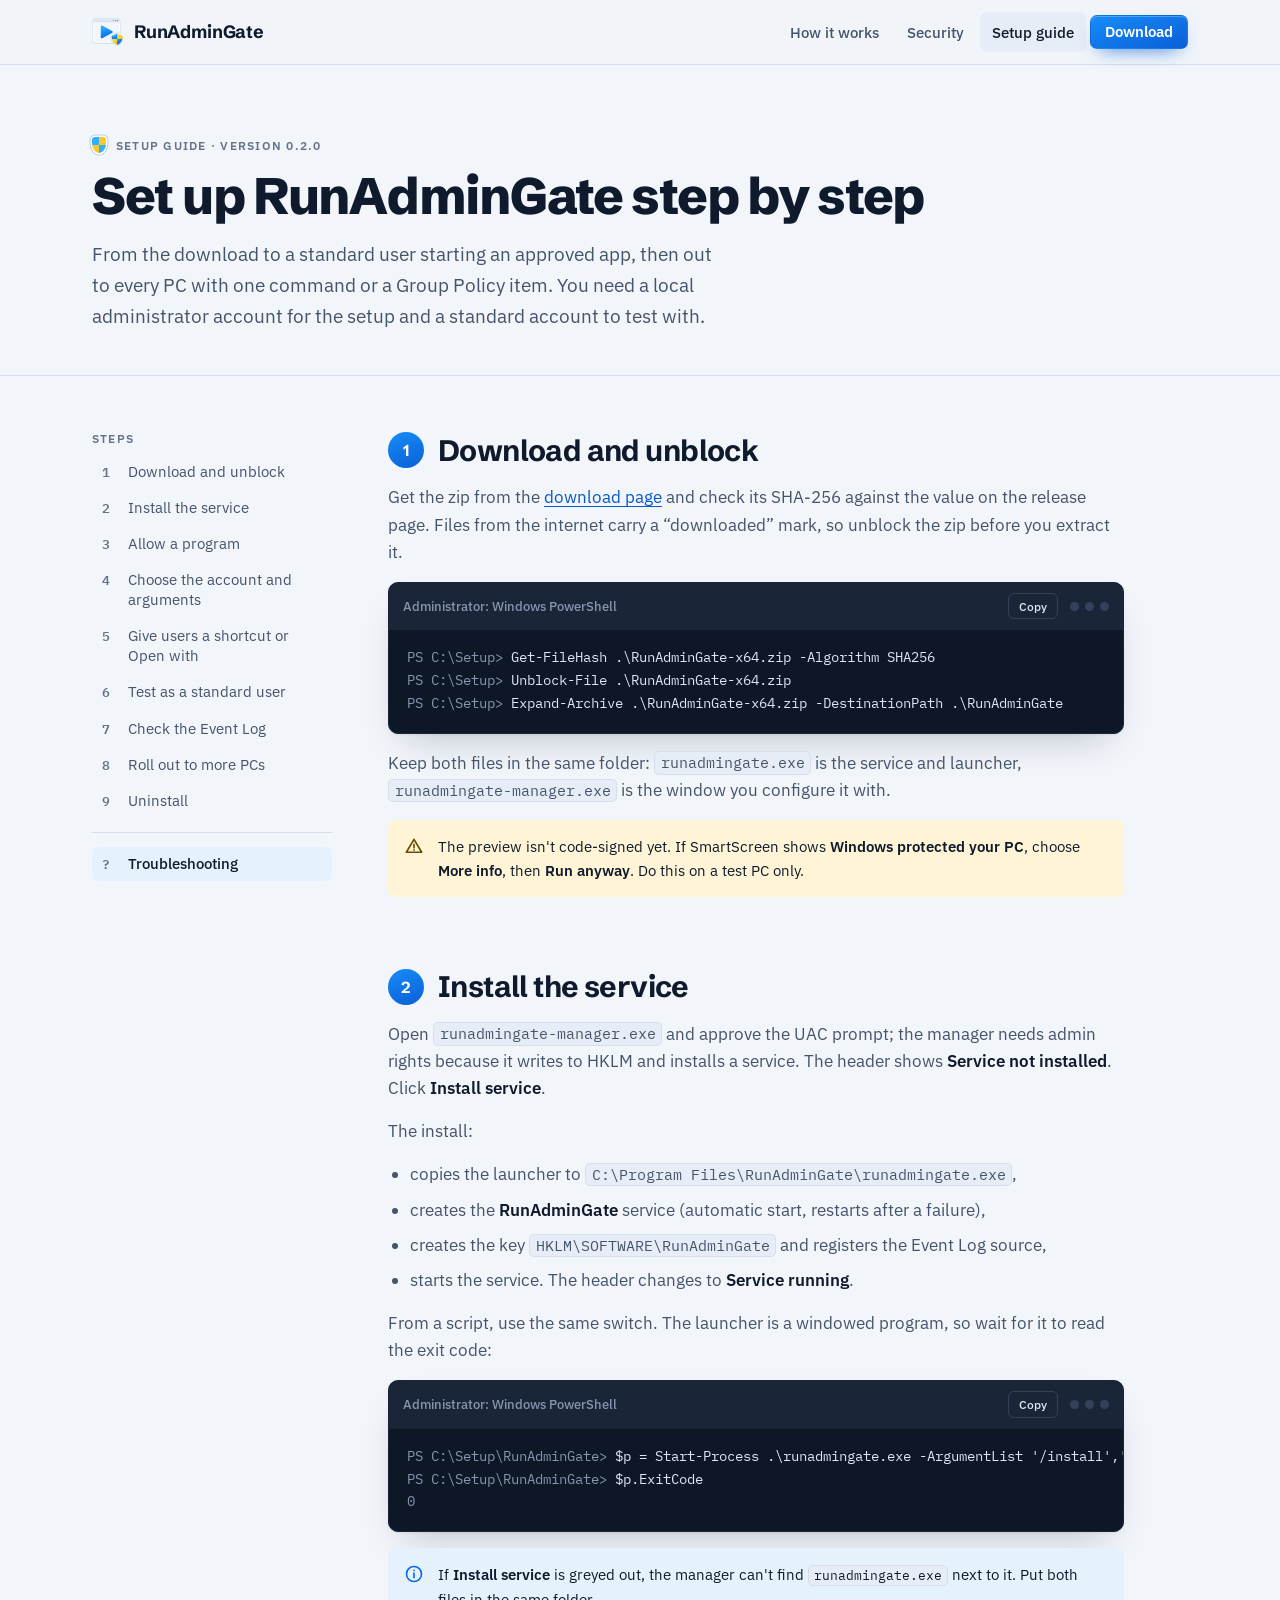
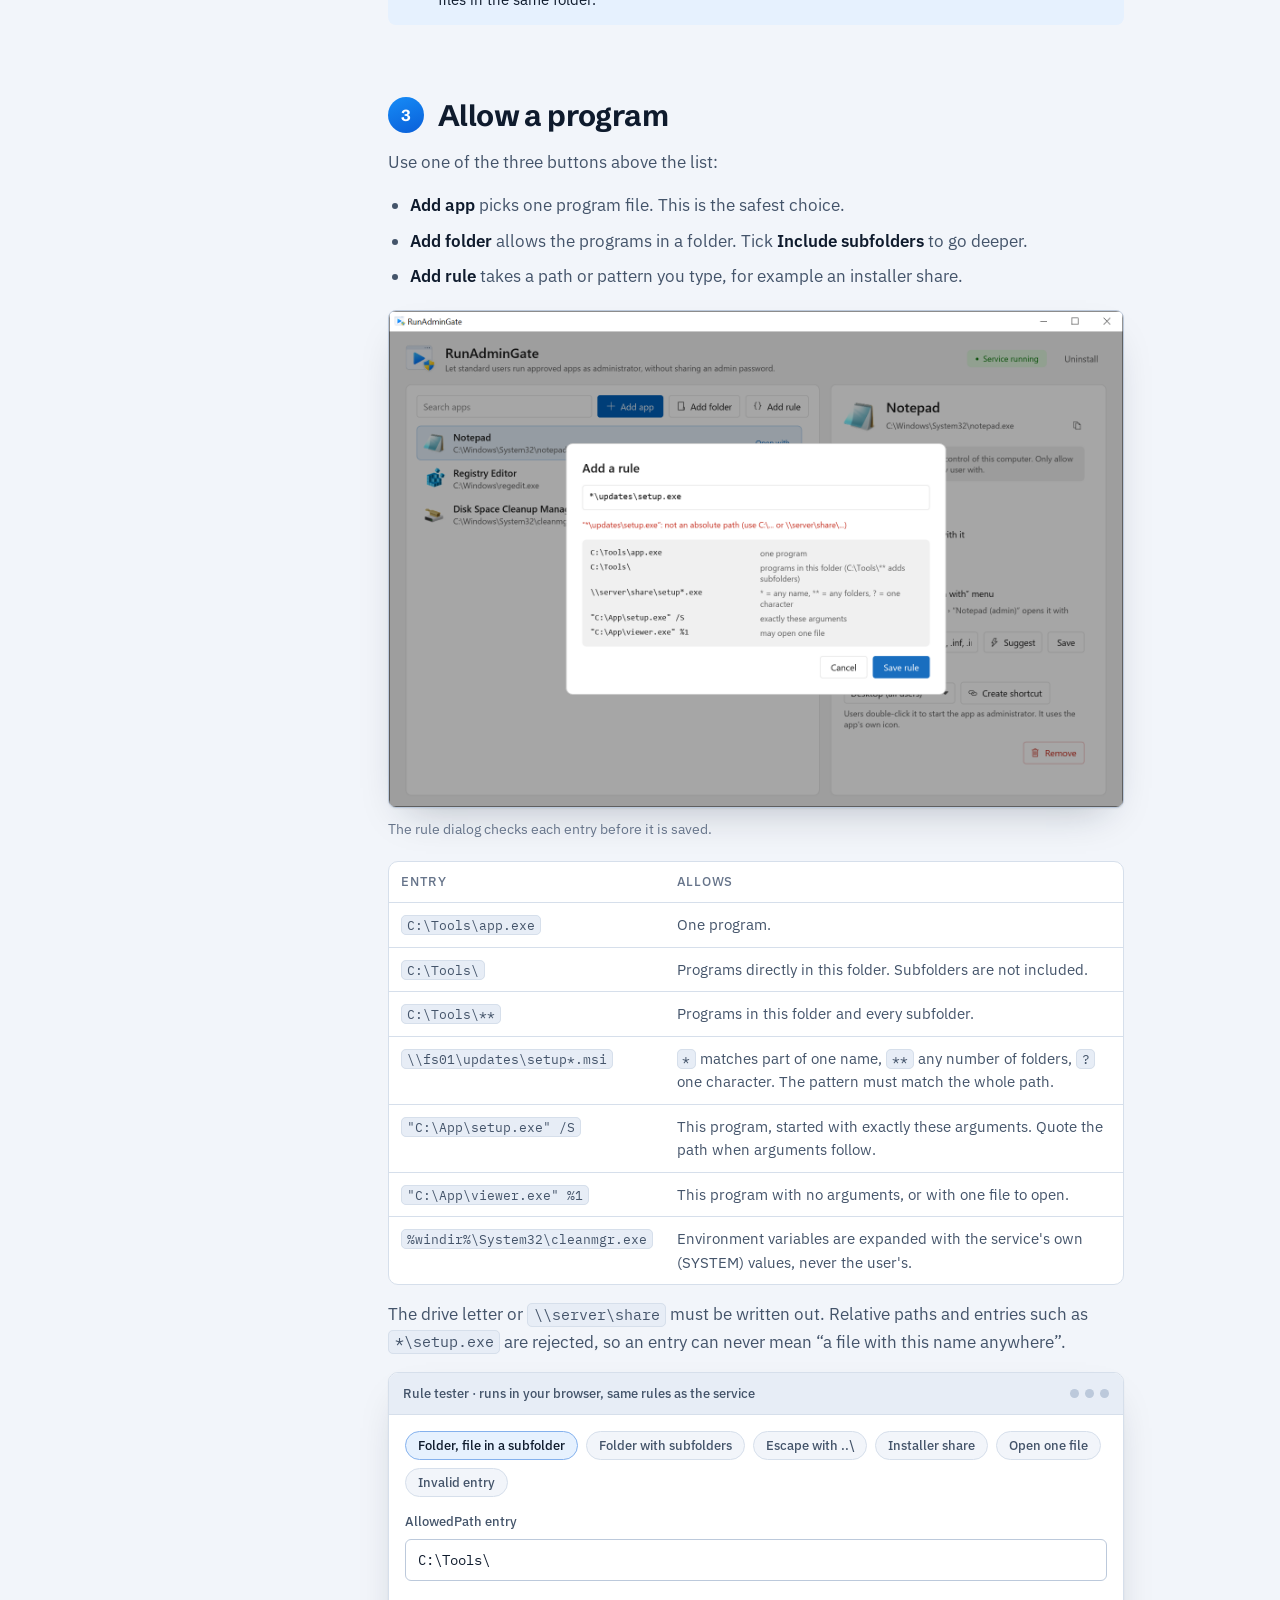
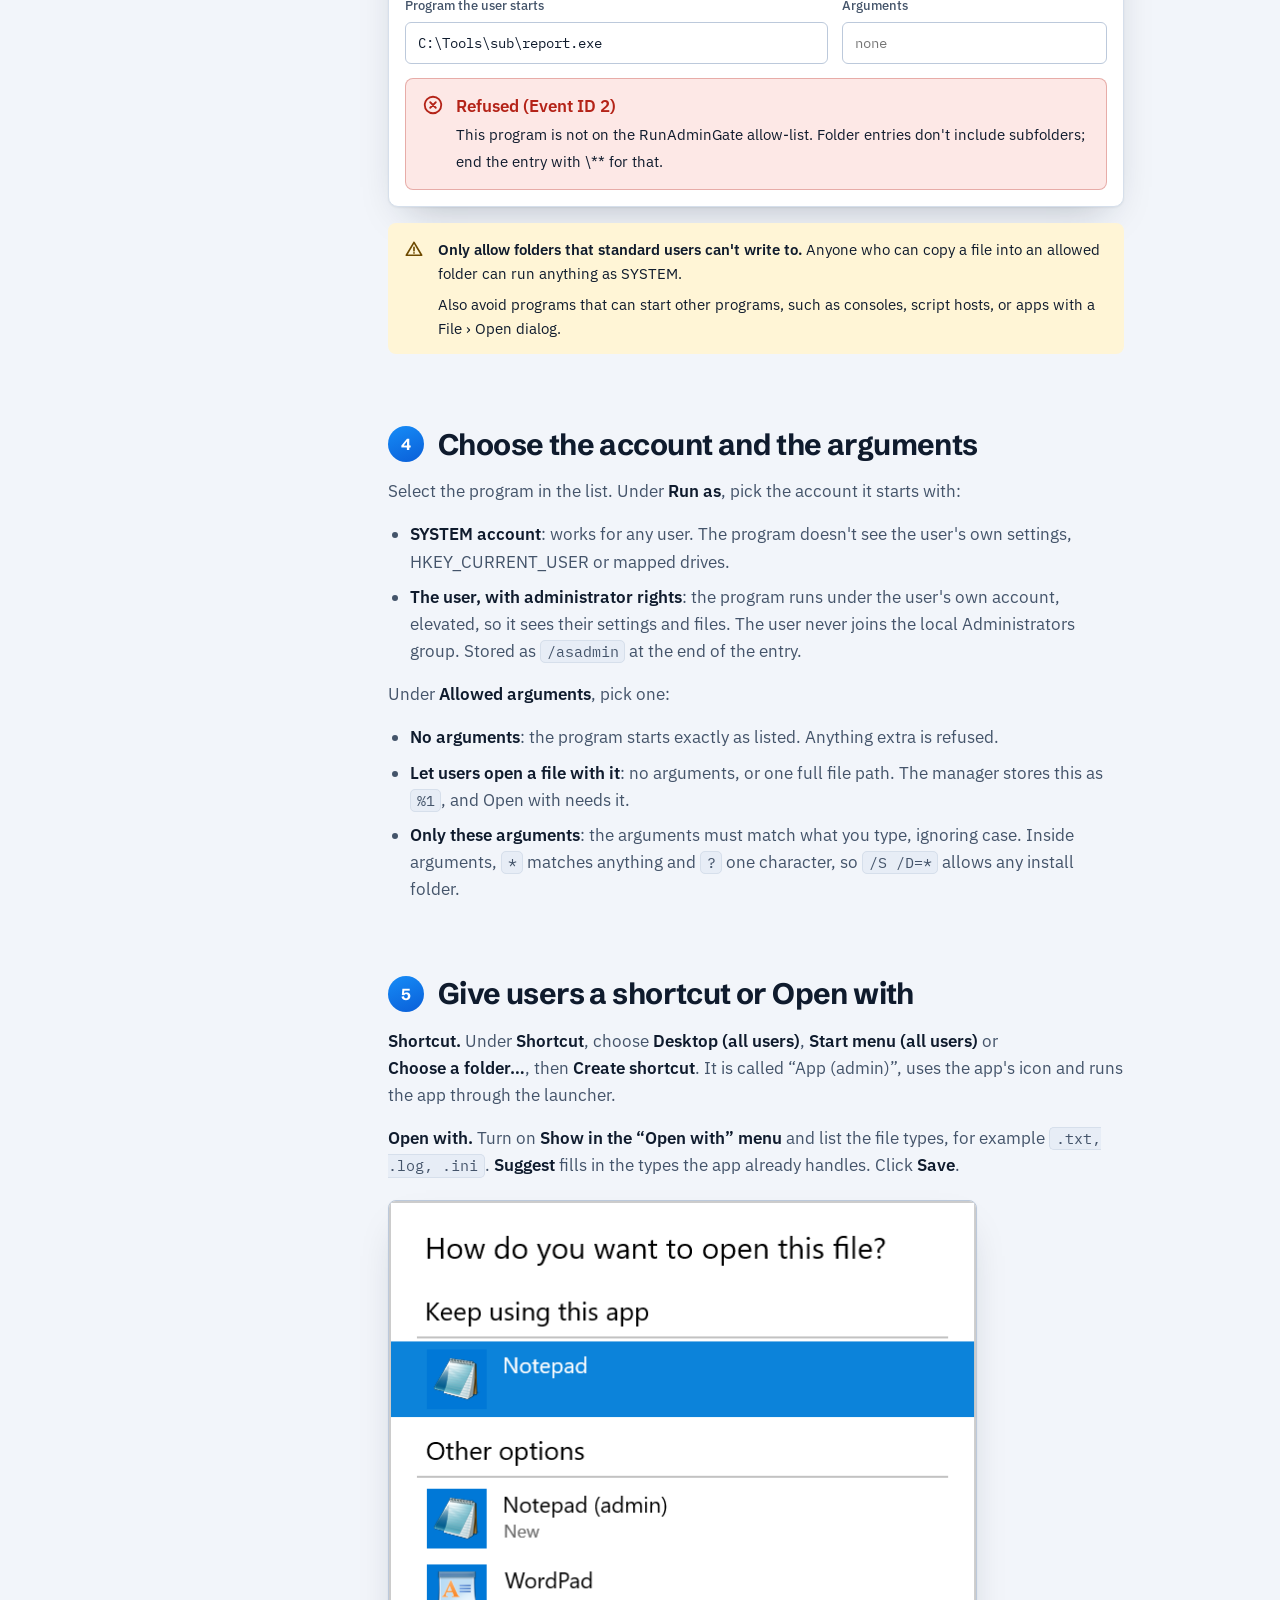
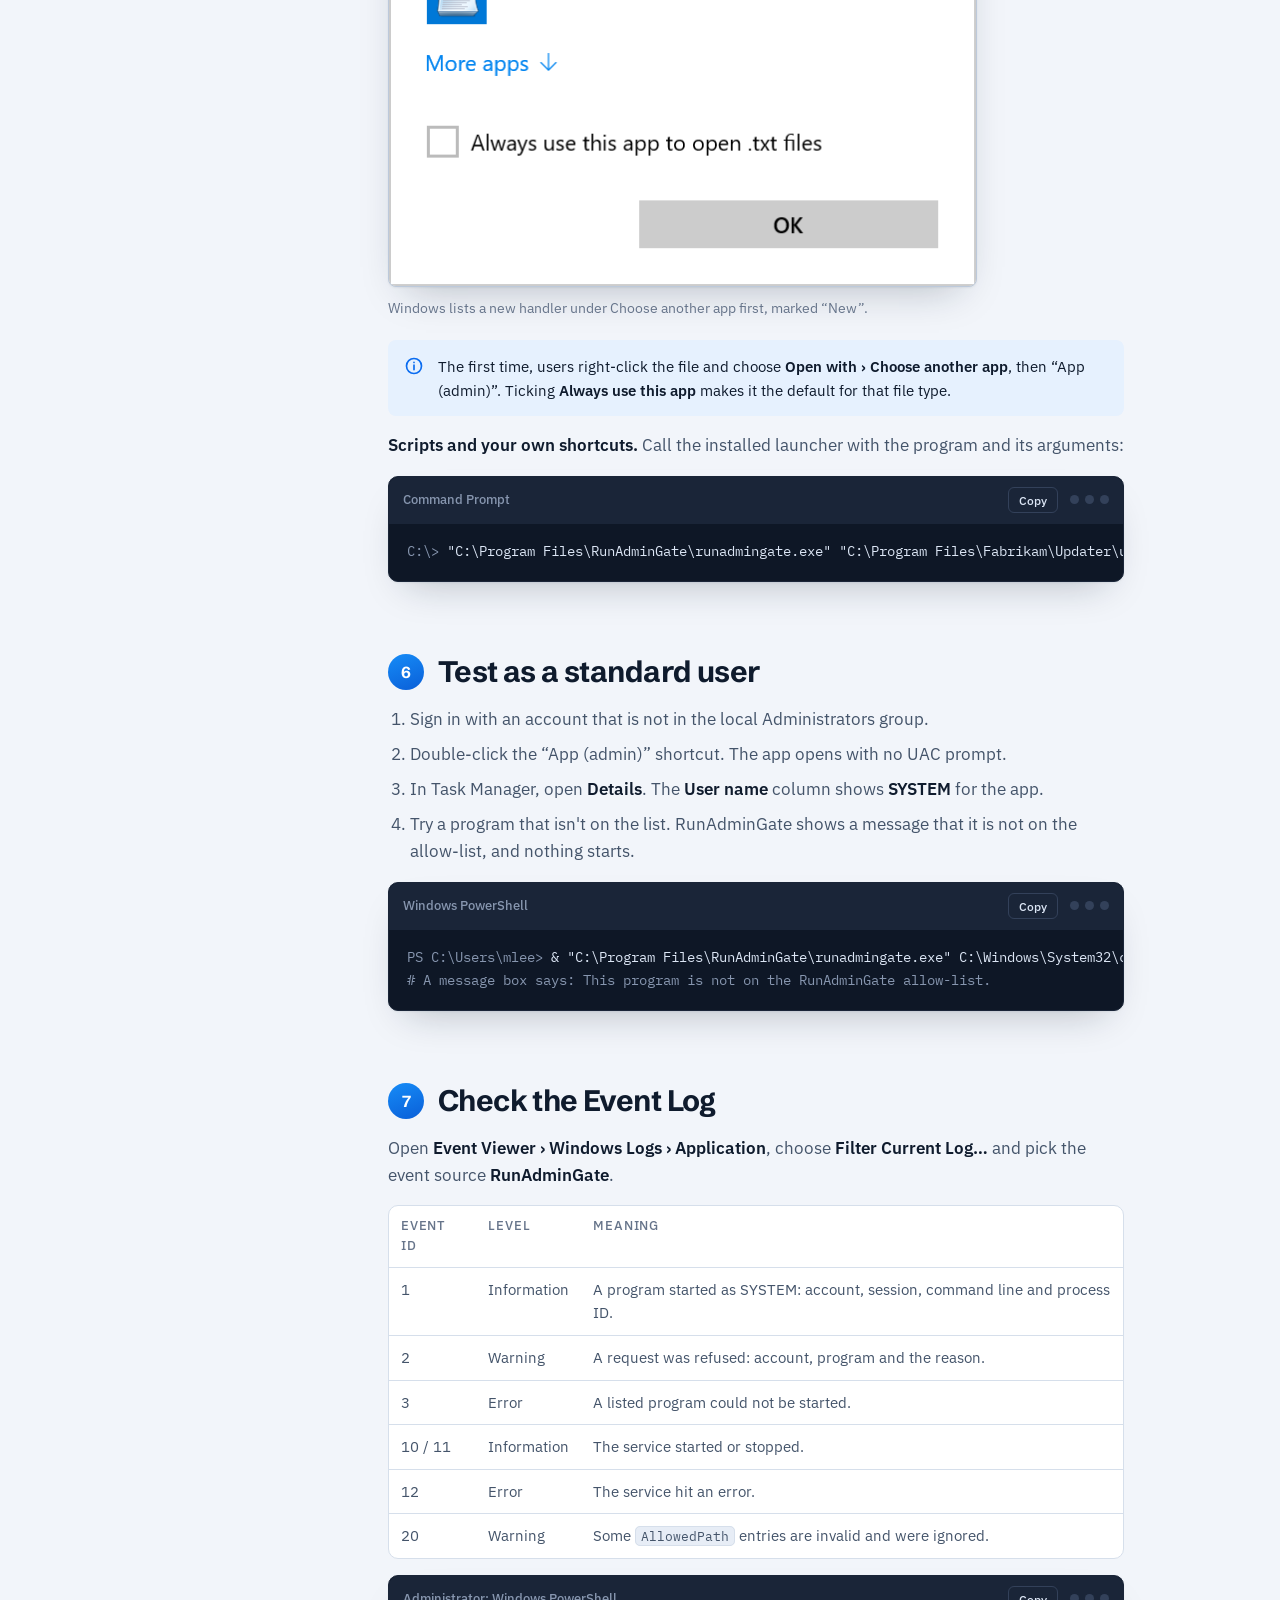
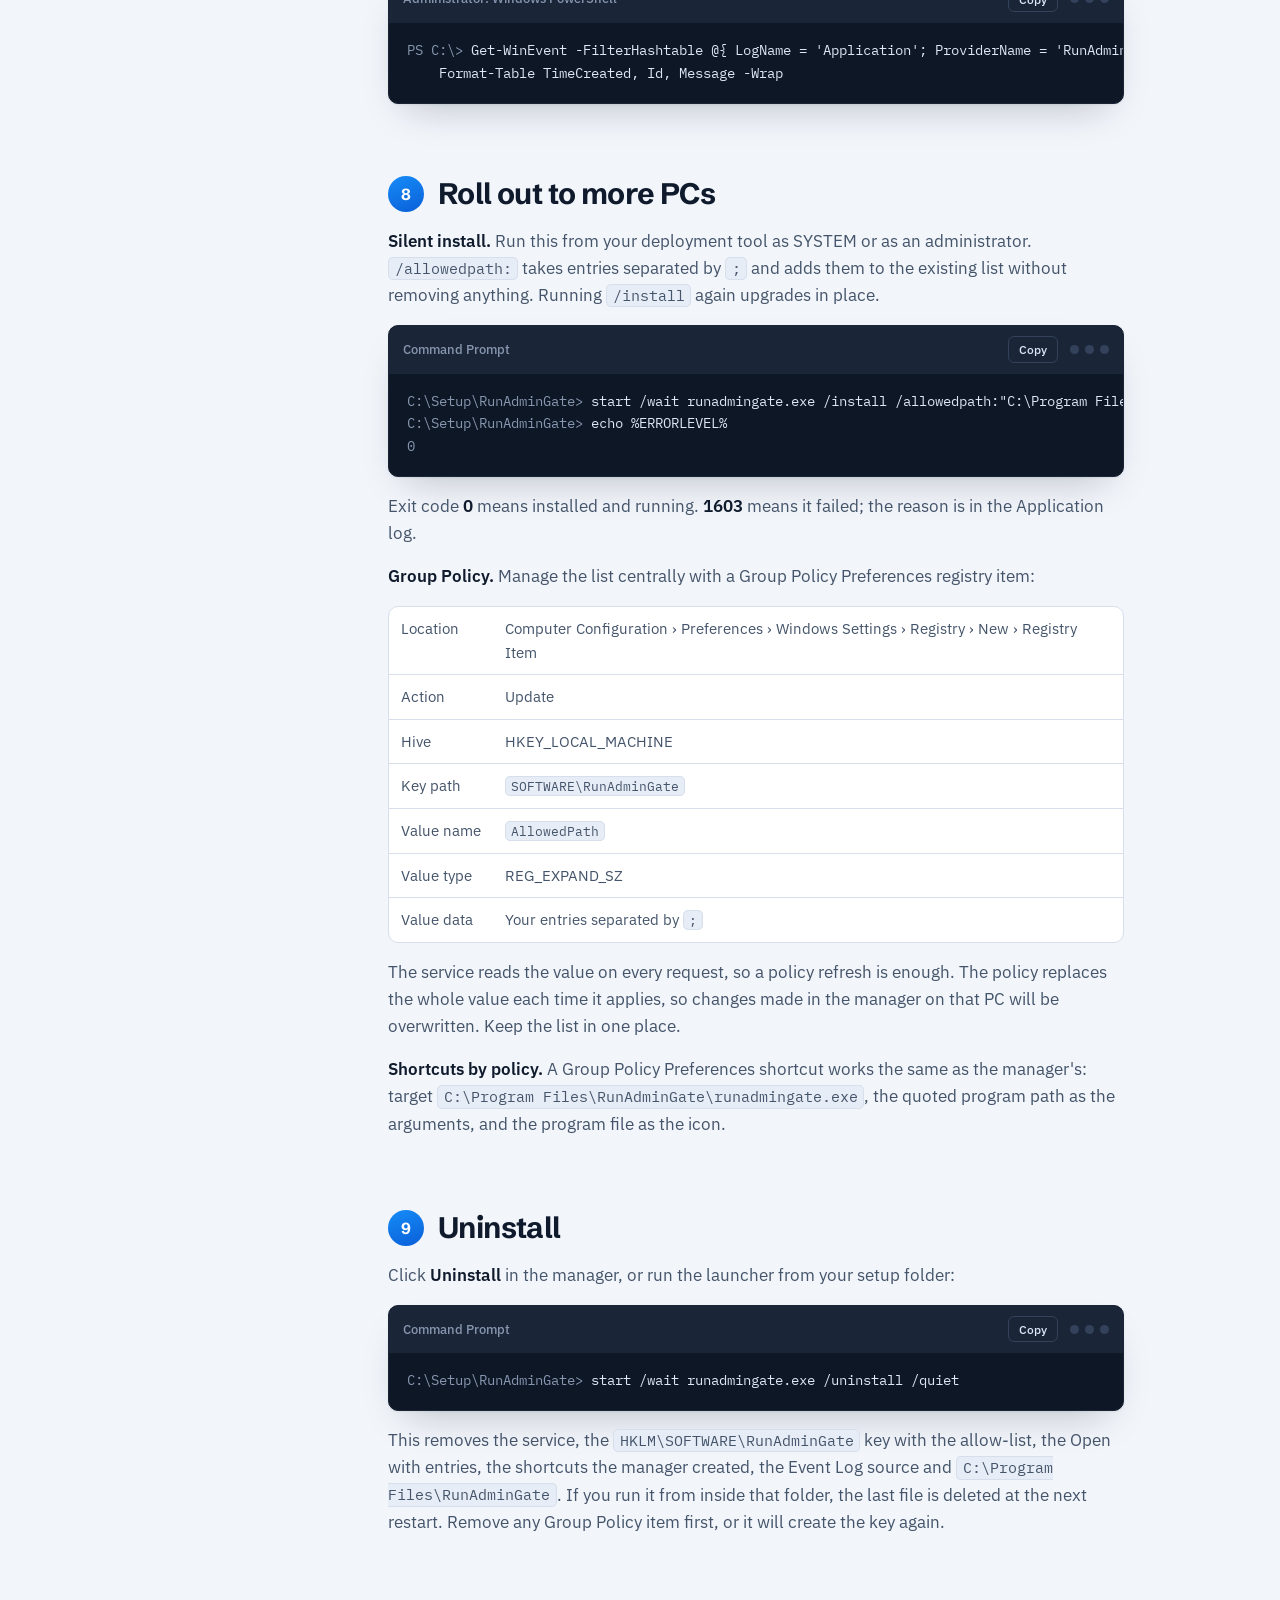
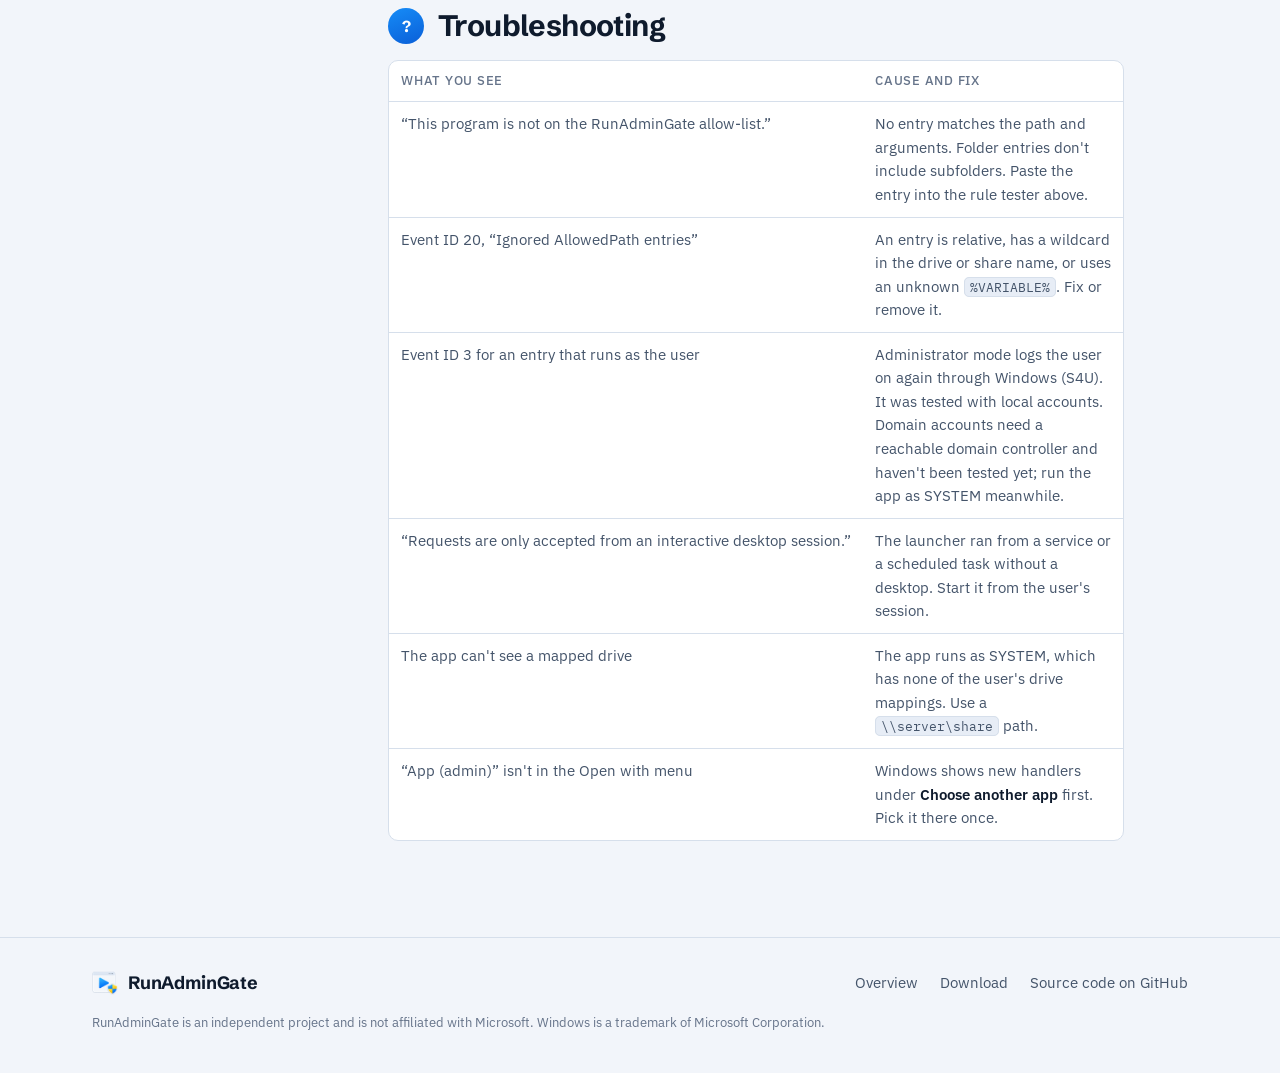
<file: site/how-to.html>
<!doctype html>
<html lang="en">
<head>
<meta charset="utf-8">
<meta name="viewport" content="width=device-width, initial-scale=1, viewport-fit=cover">
<title>RunAdminGate Setup Guide</title>
<meta name="claude:viewport-fit-sides" content="cover">
<meta name="description" content="Step by step: install RunAdminGate, allow a program, give standard users a shortcut or Open with entry, check the Event Log and roll it out with Group Policy.">
<link rel="icon" type="image/png" href="img/logo-64.png">
<link rel="preconnect" href="https://fonts.googleapis.com">
<link rel="preconnect" href="https://fonts.gstatic.com" crossorigin>
<link rel="stylesheet" href="https://fonts.googleapis.com/css2?family=IBM+Plex+Mono:wght@400;500&family=IBM+Plex+Sans:ital,wght@0,400;0,500;0,600;1,400&family=Schibsted+Grotesk:wght@600;700;800&display=swap">
<link rel="stylesheet" href="site.css">
</head>
<body>

<header class="topbar">
  <div class="wrap topbar-in">
    <a class="brand" href="index.html"><img src="img/logo-64.png" alt="" width="32" height="32"><span>RunAdminGate</span></a>
    <nav class="nav" aria-label="Main">
      <a class="nav-sec" href="index.html#how">How it works</a>
      <a class="nav-sec" href="index.html#security">Security</a>
      <a href="how-to.html" aria-current="page">Setup guide</a>
      <a class="btn btn-primary btn-sm" href="download.html">Download</a>
    </nav>
  </div>
</header>

<main>
  <section class="page-head">
    <div class="wrap">
      <p class="label"><span class="shield" aria-hidden="true"></span>Setup guide · version 0.2.0</p>
      <h1>Set up RunAdminGate step by step</h1>
      <p class="lead">From the download to a standard user starting an approved app, then out to every PC with one command or a Group Policy item. You need a local administrator account for the setup and a standard account to test with.</p>
    </div>
  </section>

  <div class="wrap doc-grid">
    <nav class="toc" aria-label="Steps">
      <p class="label">Steps</p>
      <ol>
        <li><a href="#download"><span class="n">1</span><span>Download and unblock</span></a></li>
        <li><a href="#install"><span class="n">2</span><span>Install the service</span></a></li>
        <li><a href="#allow"><span class="n">3</span><span>Allow a program</span></a></li>
        <li><a href="#arguments"><span class="n">4</span><span>Choose the account and arguments</span></a></li>
        <li><a href="#access"><span class="n">5</span><span>Give users a shortcut or Open with</span></a></li>
        <li><a href="#test"><span class="n">6</span><span>Test as a standard user</span></a></li>
        <li><a href="#audit"><span class="n">7</span><span>Check the Event Log</span></a></li>
        <li><a href="#rollout"><span class="n">8</span><span>Roll out to more PCs</span></a></li>
        <li><a href="#uninstall"><span class="n">9</span><span>Uninstall</span></a></li>
      </ol>
      <ol class="extra">
        <li><a href="#troubleshooting"><span class="n">?</span><span>Troubleshooting</span></a></li>
      </ol>
    </nav>

    <article class="doc">
      <section class="step" id="download">
        <div class="step-head"><span class="num" aria-hidden="true">1</span><h2>Download and unblock</h2></div>
        <p>Get the zip from the <a href="download.html">download page</a> and check its SHA-256 against the value on the release page. Files from the internet carry a “downloaded” mark, so unblock the zip before you extract it.</p>
        <div class="win term">
          <div class="win-bar"><span class="win-title">Administrator: Windows PowerShell</span><button class="copy" type="button">Copy</button><span class="dots" aria-hidden="true"><i></i><i></i><i></i></span></div>
<pre><code><span class="p">PS C:\Setup&gt; </span>Get-FileHash .\RunAdminGate-x64.zip -Algorithm SHA256
<span class="p">PS C:\Setup&gt; </span>Unblock-File .\RunAdminGate-x64.zip
<span class="p">PS C:\Setup&gt; </span>Expand-Archive .\RunAdminGate-x64.zip -DestinationPath .\RunAdminGate</code></pre>
        </div>
        <p>Keep both files in the same folder: <code>runadmingate.exe</code> is the service and launcher, <code>runadmingate-manager.exe</code> is the window you configure it with.</p>
        <div class="warn-box">
          <svg viewBox="0 0 24 24" fill="none" stroke="currentColor" stroke-width="2" stroke-linecap="round" stroke-linejoin="round" aria-hidden="true"><path d="M12 4 2.8 19.5h18.4z"/><path d="M12 10v4m0 2.6v.1"/></svg>
          <div><p>The preview isn't code-signed yet. If SmartScreen shows <span class="ui">Windows protected your PC</span>, choose <span class="ui">More info</span>, then <span class="ui">Run anyway</span>. Do this on a test PC only.</p></div>
        </div>
      </section>

      <section class="step" id="install">
        <div class="step-head"><span class="num" aria-hidden="true">2</span><h2>Install the service</h2></div>
        <p>Open <code>runadmingate-manager.exe</code> and approve the UAC prompt; the manager needs admin rights because it writes to HKLM and installs a service. The header shows <span class="ui">Service not installed</span>. Click <span class="ui">Install service</span>.</p>
        <p>The install:</p>
        <ul>
          <li>copies the launcher to <code>C:\Program Files\RunAdminGate\runadmingate.exe</code>,</li>
          <li>creates the <strong>RunAdminGate</strong> service (automatic start, restarts after a failure),</li>
          <li>creates the key <code>HKLM\SOFTWARE\RunAdminGate</code> and registers the Event Log source,</li>
          <li>starts the service. The header changes to <span class="ui">Service running</span>.</li>
        </ul>
        <p>From a script, use the same switch. The launcher is a windowed program, so wait for it to read the exit code:</p>
        <div class="win term">
          <div class="win-bar"><span class="win-title">Administrator: Windows PowerShell</span><button class="copy" type="button">Copy</button><span class="dots" aria-hidden="true"><i></i><i></i><i></i></span></div>
<pre><code><span class="p">PS C:\Setup\RunAdminGate&gt; </span>$p = Start-Process .\runadmingate.exe -ArgumentList '/install','/quiet' -Wait -PassThru
<span class="p">PS C:\Setup\RunAdminGate&gt; </span>$p.ExitCode
<span class="c">0</span></code></pre>
        </div>
        <div class="note">
          <svg viewBox="0 0 24 24" fill="none" stroke="currentColor" stroke-width="2" stroke-linecap="round" stroke-linejoin="round" aria-hidden="true"><circle cx="12" cy="12" r="9"/><path d="M12 11v5.5m0-9v.2"/></svg>
          <div><p>If <span class="ui">Install service</span> is greyed out, the manager can't find <code>runadmingate.exe</code> next to it. Put both files in the same folder.</p></div>
        </div>
      </section>

      <section class="step" id="allow">
        <div class="step-head"><span class="num" aria-hidden="true">3</span><h2>Allow a program</h2></div>
        <p>Use one of the three buttons above the list:</p>
        <ul>
          <li><span class="ui">Add app</span> picks one program file. This is the safest choice.</li>
          <li><span class="ui">Add folder</span> allows the programs in a folder. Tick <span class="ui">Include subfolders</span> to go deeper.</li>
          <li><span class="ui">Add rule</span> takes a path or pattern you type, for example an installer share.</li>
        </ul>
        <figure>
          <img src="img/add-rule.png" width="1622" height="1096" loading="lazy" alt="The Add a rule dialog with a syntax reference, rejecting *\updates\setup.exe because it is not an absolute path.">
          <figcaption>The rule dialog checks each entry before it is saved.</figcaption>
        </figure>
        <div class="ref-wrap">
          <table class="ref">
            <thead><tr><th scope="col">Entry</th><th scope="col">Allows</th></tr></thead>
            <tbody>
              <tr><td><code>C:\Tools\app.exe</code></td><td>One program.</td></tr>
              <tr><td><code>C:\Tools\</code></td><td>Programs directly in this folder. Subfolders are not included.</td></tr>
              <tr><td><code>C:\Tools\**</code></td><td>Programs in this folder and every subfolder.</td></tr>
              <tr><td><code>\\fs01\updates\setup*.msi</code></td><td><code>*</code> matches part of one name, <code>**</code> any number of folders, <code>?</code> one character. The pattern must match the whole path.</td></tr>
              <tr><td><code>"C:\App\setup.exe" /S</code></td><td>This program, started with exactly these arguments. Quote the path when arguments follow.</td></tr>
              <tr><td><code>"C:\App\viewer.exe" %1</code></td><td>This program with no arguments, or with one file to open.</td></tr>
              <tr><td><code>%windir%\System32\cleanmgr.exe</code></td><td>Environment variables are expanded with the service's own (SYSTEM) values, never the user's.</td></tr>
            </tbody>
          </table>
        </div>
        <p>The drive letter or <code>\\server\share</code> must be written out. Relative paths and entries such as <code>*\setup.exe</code> are rejected, so an entry can never mean “a file with this name anywhere”.</p>

        <div class="win tester" id="tester">
          <div class="win-bar"><span class="win-title">Rule tester · runs in your browser, same rules as the service</span><span class="dots" aria-hidden="true"><i></i><i></i><i></i></span></div>
          <div class="body">
            <div class="presets" role="group" aria-label="Examples">
              <button class="chip" type="button" data-rule="C:\Tools\" data-program="C:\Tools\sub\report.exe" data-args="">Folder, file in a subfolder</button>
              <button class="chip" type="button" data-rule="C:\Tools\**" data-program="C:\Tools\sub\report.exe" data-args="">Folder with subfolders</button>
              <button class="chip" type="button" data-rule="C:\Tools\" data-program="C:\Tools\..\Users\mlee\Downloads\tool.exe" data-args="">Escape with ..\</button>
              <button class="chip" type="button" data-rule="\\fs01\updates\setup*.msi /qn" data-program="\\fs01\updates\setup-24.2.msi" data-args="/qn">Installer share</button>
              <button class="chip" type="button" data-rule="&quot;C:\Windows\System32\notepad.exe&quot; %1" data-program="C:\Windows\System32\notepad.exe" data-args="&quot;C:\ProgramData\Fabrikam\app.ini&quot;">Open one file</button>
              <button class="chip" type="button" data-rule="*\updates\tool*.exe" data-program="C:\updates\tool1.exe" data-args="">Invalid entry</button>
            </div>
            <div class="field">
              <label for="t-rule">AllowedPath entry</label>
              <input id="t-rule" type="text" spellcheck="false" autocomplete="off" value="C:\Tools\">
            </div>
            <div class="fields-2">
              <div class="field">
                <label for="t-program">Program the user starts</label>
                <input id="t-program" type="text" spellcheck="false" autocomplete="off" value="C:\Tools\sub\report.exe">
              </div>
              <div class="field">
                <label for="t-args">Arguments</label>
                <input id="t-args" type="text" spellcheck="false" autocomplete="off" value="" placeholder="none">
              </div>
            </div>
            <div class="verdict deny" id="t-out" role="status" aria-live="polite">
              <svg viewBox="0 0 24 24" fill="none" stroke="currentColor" stroke-width="2" stroke-linecap="round" stroke-linejoin="round" aria-hidden="true"><circle cx="12" cy="12" r="9"/><path d="m9 9 6 6m0-6-6 6"/></svg>
              <div><strong>Refused (Event ID 2)</strong><span>This program is not on the RunAdminGate allow-list. Folder entries don't include subfolders; end the entry with \** for that.</span></div>
            </div>
          </div>
        </div>

        <div class="warn-box">
          <svg viewBox="0 0 24 24" fill="none" stroke="currentColor" stroke-width="2" stroke-linecap="round" stroke-linejoin="round" aria-hidden="true"><path d="M12 4 2.8 19.5h18.4z"/><path d="M12 10v4m0 2.6v.1"/></svg>
          <div><p><strong>Only allow folders that standard users can't write to.</strong> Anyone who can copy a file into an allowed folder can run anything as SYSTEM.</p><p>Also avoid programs that can start other programs, such as consoles, script hosts, or apps with a File › Open dialog.</p></div>
        </div>
      </section>

      <section class="step" id="arguments">
        <div class="step-head"><span class="num" aria-hidden="true">4</span><h2>Choose the account and the arguments</h2></div>
        <p>Select the program in the list. Under <span class="ui">Run as</span>, pick the account it starts with:</p>
        <ul>
          <li><span class="ui">SYSTEM account</span>: works for any user. The program doesn't see the user's own settings, HKEY_CURRENT_USER or mapped drives.</li>
          <li><span class="ui">The user, with administrator rights</span>: the program runs under the user's own account, elevated, so it sees their settings and files. The user never joins the local Administrators group. Stored as <code>/asadmin</code> at the end of the entry.</li>
        </ul>
        <p>Under <span class="ui">Allowed arguments</span>, pick one:</p>
        <ul>
          <li><span class="ui">No arguments</span>: the program starts exactly as listed. Anything extra is refused.</li>
          <li><span class="ui">Let users open a file with it</span>: no arguments, or one full file path. The manager stores this as <code>%1</code>, and Open with needs it.</li>
          <li><span class="ui">Only these arguments</span>: the arguments must match what you type, ignoring case. Inside arguments, <code>*</code> matches anything and <code>?</code> one character, so <code>/S /D=*</code> allows any install folder.</li>
        </ul>
      </section>

      <section class="step" id="access">
        <div class="step-head"><span class="num" aria-hidden="true">5</span><h2>Give users a shortcut or Open with</h2></div>
        <p><strong>Shortcut.</strong> Under <span class="ui">Shortcut</span>, choose <span class="ui">Desktop (all users)</span>, <span class="ui">Start menu (all users)</span> or <span class="ui">Choose a folder…</span>, then <span class="ui">Create shortcut</span>. It is called “App (admin)”, uses the app's icon and runs the app through the launcher.</p>
        <p><strong>Open with.</strong> Turn on <span class="ui">Show in the “Open with” menu</span> and list the file types, for example <code>.txt, .log, .ini</code>. <span class="ui">Suggest</span> fills in the types the app already handles. Click <span class="ui">Save</span>.</p>
        <figure>
          <img src="img/open-with.png" width="589" height="688" loading="lazy" alt="The Windows 'How do you want to open this file?' dialog listing Notepad (admin), marked New.">
          <figcaption>Windows lists a new handler under Choose another app first, marked “New”.</figcaption>
        </figure>
        <div class="note">
          <svg viewBox="0 0 24 24" fill="none" stroke="currentColor" stroke-width="2" stroke-linecap="round" stroke-linejoin="round" aria-hidden="true"><circle cx="12" cy="12" r="9"/><path d="M12 11v5.5m0-9v.2"/></svg>
          <div><p>The first time, users right-click the file and choose <span class="ui">Open with › Choose another app</span>, then “App (admin)”. Ticking <span class="ui">Always use this app</span> makes it the default for that file type.</p></div>
        </div>
        <p><strong>Scripts and your own shortcuts.</strong> Call the installed launcher with the program and its arguments:</p>
        <div class="win term">
          <div class="win-bar"><span class="win-title">Command Prompt</span><button class="copy" type="button">Copy</button><span class="dots" aria-hidden="true"><i></i><i></i><i></i></span></div>
<pre><code><span class="p">C:\&gt; </span>"C:\Program Files\RunAdminGate\runadmingate.exe" "C:\Program Files\Fabrikam\Updater\update.exe"</code></pre>
        </div>
      </section>

      <section class="step" id="test">
        <div class="step-head"><span class="num" aria-hidden="true">6</span><h2>Test as a standard user</h2></div>
        <ol>
          <li>Sign in with an account that is not in the local Administrators group.</li>
          <li>Double-click the “App (admin)” shortcut. The app opens with no UAC prompt.</li>
          <li>In Task Manager, open <span class="ui">Details</span>. The <span class="ui">User name</span> column shows <strong>SYSTEM</strong> for the app.</li>
          <li>Try a program that isn't on the list. RunAdminGate shows a message that it is not on the allow-list, and nothing starts.</li>
        </ol>
        <div class="win term">
          <div class="win-bar"><span class="win-title">Windows PowerShell</span><button class="copy" type="button">Copy</button><span class="dots" aria-hidden="true"><i></i><i></i><i></i></span></div>
<pre><code><span class="p">PS C:\Users\mlee&gt; </span>&amp; "C:\Program Files\RunAdminGate\runadmingate.exe" C:\Windows\System32\cmd.exe
<span class="c"># A message box says: This program is not on the RunAdminGate allow-list.</span></code></pre>
        </div>
      </section>

      <section class="step" id="audit">
        <div class="step-head"><span class="num" aria-hidden="true">7</span><h2>Check the Event Log</h2></div>
        <p>Open <span class="ui">Event Viewer › Windows Logs › Application</span>, choose <span class="ui">Filter Current Log…</span> and pick the event source <strong>RunAdminGate</strong>.</p>
        <div class="ref-wrap">
          <table class="ref">
            <thead><tr><th scope="col">Event ID</th><th scope="col">Level</th><th scope="col">Meaning</th></tr></thead>
            <tbody>
              <tr><td>1</td><td>Information</td><td>A program started as SYSTEM: account, session, command line and process ID.</td></tr>
              <tr><td>2</td><td>Warning</td><td>A request was refused: account, program and the reason.</td></tr>
              <tr><td>3</td><td>Error</td><td>A listed program could not be started.</td></tr>
              <tr><td>10 / 11</td><td>Information</td><td>The service started or stopped.</td></tr>
              <tr><td>12</td><td>Error</td><td>The service hit an error.</td></tr>
              <tr><td>20</td><td>Warning</td><td>Some <code>AllowedPath</code> entries are invalid and were ignored.</td></tr>
            </tbody>
          </table>
        </div>
        <div class="win term">
          <div class="win-bar"><span class="win-title">Administrator: Windows PowerShell</span><button class="copy" type="button">Copy</button><span class="dots" aria-hidden="true"><i></i><i></i><i></i></span></div>
<pre><code><span class="p">PS C:\&gt; </span>Get-WinEvent -FilterHashtable @{ LogName = 'Application'; ProviderName = 'RunAdminGate' } -MaxEvents 20 |
    Format-Table TimeCreated, Id, Message -Wrap</code></pre>
        </div>
      </section>

      <section class="step" id="rollout">
        <div class="step-head"><span class="num" aria-hidden="true">8</span><h2>Roll out to more PCs</h2></div>
        <p><strong>Silent install.</strong> Run this from your deployment tool as SYSTEM or as an administrator. <code>/allowedpath:</code> takes entries separated by <code>;</code> and adds them to the existing list without removing anything. Running <code>/install</code> again upgrades in place.</p>
        <div class="win term">
          <div class="win-bar"><span class="win-title">Command Prompt</span><button class="copy" type="button">Copy</button><span class="dots" aria-hidden="true"><i></i><i></i><i></i></span></div>
<pre><code><span class="p">C:\Setup\RunAdminGate&gt; </span>start /wait runadmingate.exe /install /allowedpath:"C:\Program Files\Fabrikam\Updater\update.exe;\\fs01\updates\setup*.msi /qn" /quiet
<span class="p">C:\Setup\RunAdminGate&gt; </span>echo %ERRORLEVEL%
<span class="c">0</span></code></pre>
        </div>
        <p>Exit code <strong>0</strong> means installed and running. <strong>1603</strong> means it failed; the reason is in the Application log.</p>
        <p><strong>Group Policy.</strong> Manage the list centrally with a Group Policy Preferences registry item:</p>
        <div class="ref-wrap">
          <table class="ref">
            <tbody>
              <tr><td>Location</td><td>Computer Configuration › Preferences › Windows Settings › Registry › New › Registry Item</td></tr>
              <tr><td>Action</td><td>Update</td></tr>
              <tr><td>Hive</td><td>HKEY_LOCAL_MACHINE</td></tr>
              <tr><td>Key path</td><td><code>SOFTWARE\RunAdminGate</code></td></tr>
              <tr><td>Value name</td><td><code>AllowedPath</code></td></tr>
              <tr><td>Value type</td><td>REG_EXPAND_SZ</td></tr>
              <tr><td>Value data</td><td>Your entries separated by <code>;</code></td></tr>
            </tbody>
          </table>
        </div>
        <p>The service reads the value on every request, so a policy refresh is enough. The policy replaces the whole value each time it applies, so changes made in the manager on that PC will be overwritten. Keep the list in one place.</p>
        <p><strong>Shortcuts by policy.</strong> A Group Policy Preferences shortcut works the same as the manager's: target <code>C:\Program Files\RunAdminGate\runadmingate.exe</code>, the quoted program path as the arguments, and the program file as the icon.</p>
      </section>

      <section class="step" id="uninstall">
        <div class="step-head"><span class="num" aria-hidden="true">9</span><h2>Uninstall</h2></div>
        <p>Click <span class="ui">Uninstall</span> in the manager, or run the launcher from your setup folder:</p>
        <div class="win term">
          <div class="win-bar"><span class="win-title">Command Prompt</span><button class="copy" type="button">Copy</button><span class="dots" aria-hidden="true"><i></i><i></i><i></i></span></div>
<pre><code><span class="p">C:\Setup\RunAdminGate&gt; </span>start /wait runadmingate.exe /uninstall /quiet</code></pre>
        </div>
        <p>This removes the service, the <code>HKLM\SOFTWARE\RunAdminGate</code> key with the allow-list, the Open with entries, the shortcuts the manager created, the Event Log source and <code>C:\Program Files\RunAdminGate</code>. If you run it from inside that folder, the last file is deleted at the next restart. Remove any Group Policy item first, or it will create the key again.</p>
      </section>

      <section class="step" id="troubleshooting">
        <div class="step-head"><span class="num" aria-hidden="true">?</span><h2>Troubleshooting</h2></div>
        <div class="ref-wrap">
          <table class="ref">
            <thead><tr><th scope="col">What you see</th><th scope="col">Cause and fix</th></tr></thead>
            <tbody>
              <tr><td>“This program is not on the RunAdminGate allow-list.”</td><td>No entry matches the path and arguments. Folder entries don't include subfolders. Paste the entry into the rule tester above.</td></tr>
              <tr><td>Event ID 20, “Ignored AllowedPath entries”</td><td>An entry is relative, has a wildcard in the drive or share name, or uses an unknown <code>%VARIABLE%</code>. Fix or remove it.</td></tr>
              <tr><td>Event ID 3 for an entry that runs as the user</td><td>Administrator mode logs the user on again through Windows (S4U). It was tested with local accounts. Domain accounts need a reachable domain controller and haven't been tested yet; run the app as SYSTEM meanwhile.</td></tr>
              <tr><td>“Requests are only accepted from an interactive desktop session.”</td><td>The launcher ran from a service or a scheduled task without a desktop. Start it from the user's session.</td></tr>
              <tr><td>The app can't see a mapped drive</td><td>The app runs as SYSTEM, which has none of the user's drive mappings. Use a <code>\\server\share</code> path.</td></tr>
              <tr><td>“App (admin)” isn't in the Open with menu</td><td>Windows shows new handlers under <span class="ui">Choose another app</span> first. Pick it there once.</td></tr>
            </tbody>
          </table>
        </div>
      </section>
    </article>
  </div>
</main>

<footer class="foot">
  <div class="wrap foot-in">
    <a class="brand" href="index.html"><img src="img/logo-64.png" alt="" width="26" height="26"><span>RunAdminGate</span></a>
    <nav aria-label="Footer">
      <a href="index.html">Overview</a>
      <a href="download.html">Download</a>
      <a href="https://github.com/UnkAtreus/run-admin-gate">Source code on GitHub</a>
    </nav>
    <p class="fine">RunAdminGate is an independent project and is not affiliated with Microsoft. Windows is a trademark of Microsoft Corporation.</p>
  </div>
</footer>

<script src="site.js" defer></script>
</body>
</html>
</file>
<file: site/site.css>
/* Layout: a cool "desktop" ground holding app-window panels. The logo's blue play
   and its blue/yellow shield quadrants are the only brand marks, used sparingly. */
:root {
  --desk: #F2F5FA;
  --panel: #FFFFFF;
  --chrome: #E7EDF6;
  --line: #D6DFEB;
  --line-strong: #BCC9DB;
  --ink: #0F1B2D;
  --ink-2: #44546A;
  --ink-3: #66748A;
  --blue: #0A6CF0;
  --blue-hi: #29B2FF;
  --link: #0759C6;
  --blue-tint: #E6F1FE;
  --btn-a: #168CF7;
  --btn-b: #0A5FD8;
  --gold: #FFC62E;
  --gold-mark: #FFDD6E;
  --gold-ink: #6E4A00;
  --gold-tint: #FFF5D6;
  --ok: #137A3A;
  --ok-tint: #E2F4E7;
  --warn: #8F5400;
  --warn-tint: #FFF0D2;
  --bad: #B42318;
  --bad-tint: #FDE8E6;
  --term-bg: #0E1726;
  --term-bar: #1A2538;
  --term-ink: #DCE6F5;
  --term-dim: #8796AF;
  --term-accent: #7CC4FF;
  --band: #0E1A2E;
  --band-ink: #EAF1FB;
  --band-ink-2: #A9B8CE;
  --shadow: 0 1px 2px rgb(15 27 45 / .06), 0 18px 40px -18px rgb(15 27 45 / .28);
  --font-display: "Schibsted Grotesk", "Segoe UI", system-ui, -apple-system, sans-serif;
  --font-body: "IBM Plex Sans", "Segoe UI", system-ui, -apple-system, sans-serif;
  --font-mono: "IBM Plex Mono", Consolas, "SFMono-Regular", ui-monospace, monospace;
  --wrap: 1160px;
  --radius: 10px;
  /* Windows look for the UAC illustration: fixed, because it pictures Windows itself. */
  --w-head: #F8CB4E;
  --w-body: #FFFFFF;
  --w-foot: #F0F0F0;
  --w-ink: #000000;
  --w-ink-2: #3B3B3B;
  --w-ink-3: #767676;
  --w-line: #8A8A8A;
  --w-link: #0063B1;
  --w-btn: #CCCCCC;
}
@media (prefers-color-scheme: dark) {
  :root:not([data-theme="light"]) {
    --desk: #0A111D;
    --panel: #101A2A;
    --chrome: #172338;
    --line: #22314A;
    --line-strong: #33466A;
    --ink: #E7EDF6;
    --ink-2: #A9B6C9;
    --ink-3: #8090A6;
    --blue: #2F8BFF;
    --blue-hi: #4CC3FF;
    --link: #73BAFF;
    --blue-tint: #10264A;
    --btn-a: #1E8FFF;
    --btn-b: #0A5CD6;
    --gold: #FFC62E;
    --gold-mark: rgb(255 198 46 / .38);
    --gold-ink: #FFD866;
    --gold-tint: #2B2410;
    --ok: #5BCB86;
    --ok-tint: #0F2A1B;
    --warn: #F2B04C;
    --warn-tint: #2D220E;
    --bad: #FF8A7E;
    --bad-tint: #35140F;
    --term-bg: #060C16;
    --term-bar: #131D2E;
    --term-ink: #DCE6F5;
    --term-dim: #8796AF;
    --term-accent: #7CC4FF;
    --band: #122038;
    --band-ink: #EAF1FB;
    --band-ink-2: #A9B8CE;
    --shadow: 0 1px 2px rgb(0 0 0 / .4), 0 18px 44px -18px rgb(0 0 0 / .7);
    color-scheme: dark;
  }
}
:root[data-theme="dark"] {
  --desk: #0A111D;
  --panel: #101A2A;
  --chrome: #172338;
  --line: #22314A;
  --line-strong: #33466A;
  --ink: #E7EDF6;
  --ink-2: #A9B6C9;
  --ink-3: #8090A6;
  --blue: #2F8BFF;
  --blue-hi: #4CC3FF;
  --link: #73BAFF;
  --blue-tint: #10264A;
  --btn-a: #1E8FFF;
  --btn-b: #0A5CD6;
  --gold: #FFC62E;
  --gold-mark: rgb(255 198 46 / .38);
  --gold-ink: #FFD866;
  --gold-tint: #2B2410;
  --ok: #5BCB86;
  --ok-tint: #0F2A1B;
  --warn: #F2B04C;
  --warn-tint: #2D220E;
  --bad: #FF8A7E;
  --bad-tint: #35140F;
  --term-bg: #060C16;
  --term-bar: #131D2E;
  --term-ink: #DCE6F5;
  --term-dim: #8796AF;
  --term-accent: #7CC4FF;
  --band: #122038;
  --band-ink: #EAF1FB;
  --band-ink-2: #A9B8CE;
  --shadow: 0 1px 2px rgb(0 0 0 / .4), 0 18px 44px -18px rgb(0 0 0 / .7);
  color-scheme: dark;
}

/* ---------- Base ---------- */
*, *::before, *::after { box-sizing: border-box; }
:root {
  padding-top: env(safe-area-inset-top, 0px);
  padding-bottom: env(safe-area-inset-bottom, 0px);
  -webkit-text-size-adjust: 100%;
}
html { scroll-behavior: smooth; scroll-padding-top: 84px; }
body {
  margin: 0;
  background: var(--desk);
  color: var(--ink);
  font: 400 17px/1.6 var(--font-body);
  -webkit-font-smoothing: antialiased;
}
img { max-width: 100%; height: auto; display: block; }
a { color: var(--link); text-underline-offset: 3px; }
a:hover { text-decoration-thickness: 2px; }
:focus-visible { outline: 2px solid var(--blue); outline-offset: 3px; border-radius: 4px; }
h1, h2, h3 { font-family: var(--font-display); color: var(--ink); text-wrap: balance; margin: 0; }
h1 { font-weight: 800; letter-spacing: -0.025em; }
h2 { font-weight: 700; font-size: clamp(1.75rem, 3.2vw, 2.5rem); line-height: 1.12; letter-spacing: -0.02em; }
h3 { font-weight: 700; font-size: 1.15rem; line-height: 1.3; letter-spacing: -0.005em; }
p { margin: 0; }
code, kbd, pre { font-family: var(--font-mono); }
:not(pre) > code {
  font-size: .86em;
  background: var(--chrome);
  border: 1px solid var(--line);
  border-radius: 5px;
  padding: .08em .38em;
  overflow-wrap: anywhere;
}
kbd {
  font-size: .82em;
  border: 1px solid var(--line-strong);
  border-bottom-width: 2px;
  border-radius: 5px;
  padding: .05em .4em;
  background: var(--panel);
}
.wrap {
  max-width: var(--wrap);
  margin-inline: auto;
  padding-left: max(clamp(16px, 4vw, 32px), env(safe-area-inset-left, 0px));
  padding-right: max(clamp(16px, 4vw, 32px), env(safe-area-inset-right, 0px));
}
.sr-only { position: absolute; width: 1px; height: 1px; overflow: hidden; clip: rect(0 0 0 0); white-space: nowrap; }

/* The shield mark from the logo: blue/yellow quadrants. */
.shield {
  display: inline-block;
  flex: none;
  width: 14px;
  height: 16px;
  background: conic-gradient(var(--gold) 0 25%, var(--blue-hi) 0 50%, var(--gold) 0 75%, var(--blue-hi) 0);
  border-radius: 3px 3px 50% 50% / 3px 3px 62% 62%;
  box-shadow: 0 0 0 1.5px var(--panel), 0 0 0 2.5px var(--line-strong);
}

/* ---------- Top bar ---------- */
.topbar {
  position: sticky;
  top: env(safe-area-inset-top, 0px);
  z-index: 20;
  background: color-mix(in srgb, var(--desk) 86%, transparent);
  backdrop-filter: saturate(1.4) blur(12px);
  -webkit-backdrop-filter: saturate(1.4) blur(12px);
  border-bottom: 1px solid var(--line);
}
.topbar-in { display: flex; align-items: center; gap: 16px; min-height: 64px; }
.brand {
  display: flex; align-items: center; gap: 10px;
  color: var(--ink); text-decoration: none;
  font: 700 1.12rem/1 var(--font-display); letter-spacing: -0.01em;
}
.brand img { width: 32px; height: 32px; }
.nav { margin-left: auto; display: flex; align-items: center; gap: 4px; }
.nav a:not(.btn) {
  color: var(--ink-2); text-decoration: none; font-size: .95rem; font-weight: 500;
  padding: 8px 12px; border-radius: 6px;
}
.nav a:not(.btn):hover { color: var(--ink); background: var(--chrome); }
.nav a[aria-current="page"] { color: var(--ink); background: var(--chrome); }
@media (max-width: 760px) { .nav .nav-sec { display: none; } }
@media (max-width: 420px) { .nav a:not(.btn) { padding: 8px 8px; } .brand span { font-size: 1rem; } }

/* ---------- Buttons ---------- */
.btn {
  display: inline-flex; align-items: center; justify-content: center; gap: 10px;
  font: 600 1rem/1 var(--font-body);
  padding: 14px 20px; border-radius: 8px;
  text-decoration: none; cursor: pointer; border: 1px solid transparent;
  transition: transform .15s ease, box-shadow .15s ease, background-color .15s ease;
}
.btn svg { width: 18px; height: 18px; flex: none; }
.btn-primary {
  color: #FFFFFF;
  background: linear-gradient(160deg, var(--btn-a), var(--btn-b));
  box-shadow: 0 1px 0 rgb(255 255 255 / .25) inset, 0 8px 20px -10px var(--btn-b);
}
.btn-primary:hover { transform: translateY(-1px); box-shadow: 0 1px 0 rgb(255 255 255 / .25) inset, 0 12px 24px -10px var(--btn-b); text-decoration: none; }
.btn-quiet { color: var(--ink); background: var(--panel); border-color: var(--line-strong); }
.btn-quiet:hover { background: var(--chrome); text-decoration: none; }
.btn-sm { padding: 9px 14px; font-size: .92rem; border-radius: 7px; }
@media (prefers-reduced-motion: reduce) {
  html { scroll-behavior: auto; }
  .btn, .btn:hover { transition: none; transform: none; }
}

/* ---------- Window frame (echoes the logo's app window) ---------- */
.win {
  background: var(--panel);
  border: 1px solid var(--line);
  border-radius: var(--radius);
  box-shadow: var(--shadow);
  overflow: hidden;
  min-width: 0;
}
.win-bar {
  display: flex; align-items: center; gap: 12px;
  padding: 10px 14px;
  background: var(--chrome);
  border-bottom: 1px solid var(--line);
  font-size: .82rem; color: var(--ink-2); font-weight: 500;
}
.win-title { min-width: 0; overflow: hidden; text-overflow: ellipsis; white-space: nowrap; }
.dots { margin-left: auto; display: flex; gap: 6px; flex: none; }
.dots i { width: 9px; height: 9px; border-radius: 50%; background: var(--line-strong); }

/* Terminal window: dark in both themes, like a real console. */
.term { background: var(--term-bg); border-color: var(--term-bar); }
.term .win-bar { background: var(--term-bar); border-bottom-color: var(--term-bar); color: var(--term-dim); }
.term .dots i { background: #33415A; }
.term pre {
  margin: 0; padding: 16px 18px 18px;
  color: var(--term-ink); font-size: .86rem; line-height: 1.65;
  overflow-x: auto; white-space: pre;
}
.term .p { color: var(--term-dim); user-select: none; }
.term .c { color: var(--term-dim); }
.term .a { color: var(--term-accent); }
.copy {
  margin-left: auto; flex: none;
  font: 500 .78rem/1 var(--font-body);
  color: var(--term-ink); background: transparent;
  border: 1px solid #33415A; border-radius: 6px;
  padding: 6px 10px; cursor: pointer;
}
.copy:hover { background: rgb(255 255 255 / .06); }
.copy + .dots { margin-left: 0; }

/* ---------- Section scaffolding ---------- */
.section { padding-block: clamp(56px, 8vw, 104px); }
.section + .section { border-top: 1px solid var(--line); }
.sec-head { display: grid; gap: 14px; max-width: 46rem; margin-bottom: clamp(28px, 4vw, 48px); }
.sec-head p { color: var(--ink-2); font-size: 1.08rem; }
.label {
  display: flex; align-items: center; gap: 10px;
  font: 600 .78rem/1 var(--font-body); letter-spacing: .1em; text-transform: uppercase;
  color: var(--ink-3);
}

/* ---------- Hero ---------- */
.hero { padding-block: clamp(40px, 7vw, 88px) clamp(48px, 7vw, 96px); overflow: hidden; }
.hero-grid { display: grid; gap: clamp(36px, 5vw, 64px); align-items: center; }
@media (min-width: 980px) { .hero-grid { grid-template-columns: minmax(0, 1.08fr) minmax(0, 1fr); } }
.hero-copy { display: grid; gap: 22px; min-width: 0; }
.hero h1 { font-size: clamp(2.3rem, 4.6vw, 3.35rem); line-height: 1.05; }
.hl {
  background: linear-gradient(transparent 60%, var(--gold-mark) 60%, var(--gold-mark) 92%, transparent 92%);
  padding-inline: .06em;
  -webkit-box-decoration-break: clone; box-decoration-break: clone;
}
.lead { font-size: clamp(1.06rem, 1.6vw, 1.2rem); color: var(--ink-2); max-width: 34em; }
.cta-row { display: flex; flex-wrap: wrap; gap: 12px; }
.facts {
  list-style: none; margin: 0; padding: 0;
  display: flex; flex-wrap: wrap; gap: 8px 20px;
  font-size: .9rem; color: var(--ink-3);
}
.facts li { display: flex; align-items: center; gap: 8px; }
.facts li::before { content: ""; width: 6px; height: 6px; border-radius: 50%; background: var(--blue-hi); }

.hero-visual { position: relative; min-width: 0; }
.shot { margin: 0; }
.shot img {
  border: 1px solid var(--line-strong);
  border-radius: 8px;
  box-shadow: var(--shadow);
  background: var(--panel);
}
.events { display: grid; gap: 10px; margin-top: 14px; }
@media (min-width: 980px) {
  .hero-visual { padding: 0 0 136px 24px; }
  .events { position: absolute; left: -8px; bottom: 0; width: min(420px, 86%); margin: 0; }
}
.event {
  background: var(--panel);
  border: 1px solid var(--line);
  border-left: 3px solid var(--lvl);
  border-radius: 8px;
  box-shadow: var(--shadow);
  padding: 10px 14px 12px;
  font-size: .8rem;
  min-width: 0;
}
.event header { display: flex; flex-wrap: wrap; align-items: center; gap: 4px 10px; color: var(--ink-3); margin-bottom: 4px; }
.event header strong { color: var(--ink); font-weight: 600; }
.event .src { margin-left: auto; font-family: var(--font-mono); font-size: .74rem; }
.event p { font-family: var(--font-mono); font-size: .76rem; line-height: 1.55; color: var(--ink-2); overflow-wrap: anywhere; }
.lvl {
  display: inline-grid; place-items: center;
  width: 16px; height: 16px; border-radius: 50%;
  background: var(--lvl); color: var(--panel);
  font: 700 .7rem/1 var(--font-body);
}
.ev-info { --lvl: var(--blue); }
.ev-warn { --lvl: var(--warn); }
.ev-warn .lvl { border-radius: 3px; }
.ev-err { --lvl: var(--bad); }

/* ---------- Problem → fix ---------- */
.problem-head { display: grid; gap: 32px; align-items: center; margin-bottom: clamp(28px, 4vw, 44px); }
.problem-head .sec-head { margin-bottom: 0; }
@media (min-width: 980px) { .problem-head { grid-template-columns: minmax(0, 1.25fr) minmax(0, .75fr); gap: 56px; } }

/* UAC illustration: the administrator credential prompt, drawn as a picture. */
.shot-uac { margin: 0; display: grid; justify-items: center; min-width: 0; }
.uacw {
  width: min(100%, 360px);
  background: var(--w-body); color: var(--w-ink);
  font: 400 .72rem/1.45 "Segoe UI", var(--font-body);
  box-shadow: var(--shadow);
  border: 1px solid var(--w-line);
  user-select: none; pointer-events: none;
}
.uacw-head { background: var(--w-head); padding: 8px 14px 14px; display: grid; gap: 8px; }
.uacw-title { display: flex; justify-content: space-between; align-items: center; font-size: .68rem; color: var(--w-ink-2); }
.uacw-x { position: relative; width: 9px; height: 9px; }
.uacw-x::before, .uacw-x::after { content: ""; position: absolute; left: 4px; top: -1px; width: 1px; height: 11px; background: var(--w-ink-2); transform: rotate(45deg); }
.uacw-x::after { transform: rotate(-45deg); }
.uacw-q { font-size: .98rem; line-height: 1.3; font-weight: 400; color: var(--w-ink); }
.uacw-body { padding: 12px 14px 12px; display: grid; gap: 8px; color: var(--w-ink-2); }
.uacw-app { display: flex; align-items: center; gap: 10px; font-size: .82rem; color: var(--w-ink); }
.uacw-icon {
  width: 28px; height: 28px; flex: none;
  background: linear-gradient(160deg, #D9DEE6, #9AA3B0);
  border: 1px solid #8A93A0; border-radius: 2px;
}
.uacw-link { color: var(--w-link); }
.uacw-cred { display: flex; gap: 10px; align-items: flex-start; margin-top: 2px; }
.uacw-user {
  position: relative; width: 38px; height: 38px; flex: none;
  background: #C9CED6; overflow: hidden;
}
.uacw-user::before { content: ""; position: absolute; left: 13px; top: 7px; width: 12px; height: 12px; border-radius: 50%; background: #F4F5F7; }
.uacw-user::after { content: ""; position: absolute; left: 7px; top: 22px; width: 24px; height: 22px; border-radius: 12px 12px 0 0; background: #F4F5F7; }
.uacw-fields { flex: 1; display: grid; gap: 6px; min-width: 0; }
.uacw-field { border: 2px solid var(--w-line); padding: 3px 6px; color: var(--w-ink-3); background: var(--w-body); }
.uacw-name { color: var(--w-ink); font-size: .82rem; }
.uacw-domain { color: var(--w-ink-2); font-size: .68rem; }
.uacw-foot { background: var(--w-foot); padding: 10px 14px; display: grid; grid-template-columns: 1fr 1fr; gap: 8px; }
.uacw-btn { text-align: center; padding: 5px 0; background: var(--w-btn); border: 2px solid var(--w-btn); color: var(--w-ink); }
.uacw-btn.off { color: var(--w-ink-3); }

/* The stall: four steps that end badly. */
.stall {
  list-style: none; margin: 0; padding: 0;
  display: grid; gap: 14px;
}
@media (min-width: 640px) and (max-width: 979px) { .stall { grid-template-columns: repeat(2, minmax(0, 1fr)); } }
@media (min-width: 980px) { .stall { grid-template-columns: repeat(4, minmax(0, 1fr)); } }
.stall li {
  position: relative;
  display: grid; grid-template-rows: auto auto 1fr; gap: 10px;
  background: var(--panel);
  border: 1px solid var(--line);
  border-radius: var(--radius);
  padding: 20px;
  min-width: 0;
}
.stall p { color: var(--ink-2); font-size: .95rem; }
.stall .n {
  display: inline-grid; place-items: center;
  width: 30px; height: 30px; border-radius: 50%;
  font: 700 .9rem/1 var(--font-display);
  color: var(--ink-2); background: var(--chrome); border: 1px solid var(--line-strong);
}
.stall li.bad { background: var(--bad-tint); border-color: color-mix(in srgb, var(--bad) 35%, var(--line)); }
.stall li.bad .n { color: var(--panel); background: var(--bad); border-color: var(--bad); }
.stall li.bad p { color: var(--ink); opacity: .86; }

/* The turn: what changes with RunAdminGate. */
.turn {
  display: flex; align-items: center; gap: 14px;
  margin-block: clamp(22px, 3vw, 32px);
  color: var(--ink-3); font: 600 .78rem/1 var(--font-body); letter-spacing: .1em; text-transform: uppercase;
}
.turn::before, .turn::after { content: ""; flex: 1; height: 1px; background: var(--line-strong); }
.fixit {
  background: var(--panel);
  border: 1px solid color-mix(in srgb, var(--blue) 35%, var(--line));
  border-radius: var(--radius);
  box-shadow: var(--shadow);
  padding: clamp(22px, 3.4vw, 36px);
  display: grid; gap: clamp(22px, 3vw, 30px);
}
.fixit-head { display: flex; gap: 16px; align-items: flex-start; }
.fixit-head img { width: 48px; height: 48px; flex: none; }
.fixit-head h3 { font-size: clamp(1.35rem, 2.4vw, 1.75rem); letter-spacing: -0.015em; }
.fixit-head p { color: var(--ink-2); margin-top: 6px; max-width: 40rem; }
.benefits { list-style: none; margin: 0; padding: 0; display: grid; gap: 22px 28px; }
@media (min-width: 640px) { .benefits { grid-template-columns: repeat(2, minmax(0, 1fr)); } }
@media (min-width: 1020px) { .benefits { grid-template-columns: repeat(4, minmax(0, 1fr)); } }
.benefits li { display: grid; gap: 6px; align-content: start; min-width: 0; }
.benefits svg { width: 24px; height: 24px; color: var(--blue); margin-bottom: 4px; }
.benefits strong { font: 700 1.05rem/1.3 var(--font-display); color: var(--ink); }
.benefits span { color: var(--ink-2); font-size: .95rem; }
.more { justify-self: start; font-weight: 600; text-decoration: none; }
.more:hover { text-decoration: underline; }

/* ---------- Disclaimer ---------- */
.disclaimer { display: grid; gap: 14px; }
.disclaimer h2 { font-size: clamp(1.3rem, 2.2vw, 1.6rem); }
.disc-cols { display: grid; gap: 14px 40px; margin-top: 8px; }
@media (min-width: 860px) { .disc-cols { grid-template-columns: repeat(2, minmax(0, 1fr)); } }
.disc-cols p { color: var(--ink-2); font-size: .9rem; line-height: 1.6; }
.disc-cols strong { color: var(--ink); font-weight: 600; }

/* ---------- Flow ---------- */
.flow {
  list-style: none; margin: 0 0 clamp(28px, 4vw, 40px); padding: 0;
  display: grid; gap: 14px;
  counter-reset: flow;
}
@media (min-width: 980px) { .flow { grid-template-columns: repeat(4, minmax(0, 1fr)); } }
@media (min-width: 640px) and (max-width: 979px) { .flow { grid-template-columns: repeat(2, minmax(0, 1fr)); } }
.flow li {
  position: relative;
  display: grid; grid-template-rows: auto auto 1fr auto; gap: 10px;
  background: var(--panel);
  border: 1px solid var(--line);
  border-radius: var(--radius);
  padding: 20px;
  min-width: 0;
}
.flow p { color: var(--ink-2); font-size: .95rem; }
.flow code { justify-self: start; font-size: .78rem; overflow-wrap: normal; }
.num {
  display: inline-grid; place-items: center;
  width: 30px; height: 30px; border-radius: 50%;
  color: #FFFFFF; font: 700 .9rem/1 var(--font-display);
  background: linear-gradient(160deg, var(--btn-a), var(--btn-b));
}
/* Step rail: on wide screens the step numbers sit on one line above the cards,
   so the order reads left to right without arrows in the gaps. */
@media (min-width: 980px) {
  .flow, .stall { position: relative; padding-top: 50px; }
  .flow::before, .stall::before {
    content: ""; position: absolute; top: 15px; height: 2px; border-radius: 2px;
    left: 16px; right: calc((100% - 3 * 14px) / 4 - 16px);
  }
  .flow::before { background: linear-gradient(90deg, var(--blue-hi), var(--blue)); }
  .stall::before { background: linear-gradient(90deg, var(--line-strong) 66%, var(--bad)); }
  .flow li > .num, .stall li > .n {
    position: absolute; top: -50px; left: 0;
    box-shadow: 0 0 0 6px var(--desk);
  }
  .flow li { grid-template-rows: auto 1fr auto; }
  .stall li { grid-template-rows: auto 1fr; }
}

/* Registry editor window */
.regedit .reg-path {
  font-family: var(--font-mono); font-size: .8rem; color: var(--ink-2);
  padding: 8px 14px; border-bottom: 1px solid var(--line);
  overflow-wrap: anywhere;
}
.table-scroll { overflow-x: auto; }
.reg-table { width: 100%; border-collapse: collapse; font-size: .85rem; }
.reg-table th, .reg-table td { text-align: left; padding: 9px 14px; border-bottom: 1px solid var(--line); vertical-align: top; }
.reg-table th { font-weight: 500; color: var(--ink-3); font-size: .78rem; background: var(--panel); }
.reg-table td { font-family: var(--font-mono); font-size: .8rem; white-space: nowrap; }
.reg-table td:last-child { white-space: normal; min-width: 18rem; color: var(--ink); }
.reg-table tr:last-child td { border-bottom: 0; }
.reg-ico {
  display: inline-block; width: 18px; height: 12px; margin-right: 8px; vertical-align: -1px;
  border-radius: 2px; font: 700 8px/12px var(--font-mono); text-align: center;
  color: #FFFFFF; background: var(--ink-3);
}
.reg-ico.sz { background: var(--bad); }
.caption { color: var(--ink-3); font-size: .92rem; margin-top: 14px; max-width: 46rem; }

/* ---------- Features ---------- */
.features { display: grid; gap: 0 clamp(24px, 4vw, 48px); }
@media (min-width: 700px) { .features { grid-template-columns: repeat(2, minmax(0, 1fr)); } }
@media (min-width: 1020px) { .features { grid-template-columns: repeat(3, minmax(0, 1fr)); } }
.feature { display: grid; gap: 8px; align-content: start; padding-block: 22px; border-top: 1px solid var(--line); min-width: 0; }
.feature svg { width: 26px; height: 26px; color: var(--blue); margin-bottom: 4px; }
.feature p { color: var(--ink-2); font-size: .97rem; }
.shots { display: grid; gap: 20px; margin-top: clamp(32px, 5vw, 56px); align-items: start; }
@media (min-width: 860px) { .shots { grid-template-columns: minmax(0, 1.75fr) minmax(0, 1fr); } }
.shots figure { margin: 0; display: grid; gap: 10px; min-width: 0; }
.shots img { border: 1px solid var(--line-strong); border-radius: 8px; box-shadow: var(--shadow); background: var(--panel); }
.shots figcaption { color: var(--ink-3); font-size: .9rem; }

/* ---------- Security ---------- */
.split { display: grid; gap: 16px; }
@media (min-width: 860px) { .split { grid-template-columns: repeat(2, minmax(0, 1fr)); } }
.panel {
  background: var(--panel); border: 1px solid var(--line); border-radius: var(--radius);
  padding: clamp(20px, 3vw, 30px); display: grid; gap: 16px; align-content: start; min-width: 0;
}
.panel.caution { background: var(--gold-tint); border-color: color-mix(in srgb, var(--gold) 45%, var(--line)); }
.checks { list-style: none; margin: 0; padding: 0; display: grid; gap: 14px; }
.checks li { display: grid; grid-template-columns: 22px minmax(0, 1fr); gap: 12px; }
.checks svg { width: 22px; height: 22px; margin-top: 2px; }
.checks .ok svg { color: var(--ok); }
.checks .careful svg { color: var(--gold-ink); }
.checks strong { display: block; color: var(--ink); }
.checks span { color: var(--ink-2); font-size: .97rem; }
.caution .checks span { color: var(--ink); opacity: .86; }

/* ---------- Compare ---------- */
.compare-scroll { overflow-x: auto; border: 1px solid var(--line); border-radius: var(--radius); background: var(--panel); }
.compare { width: 100%; min-width: 680px; border-collapse: collapse; font-size: .95rem; }
.compare th, .compare td { padding: 14px 18px; text-align: left; border-bottom: 1px solid var(--line); vertical-align: top; }
.compare thead th { font: 700 .98rem/1.3 var(--font-display); color: var(--ink); background: var(--chrome); }
.compare tbody th { font-weight: 500; color: var(--ink-2); width: 30%; }
.compare tr:last-child th, .compare tr:last-child td { border-bottom: 0; }
.compare .us { background: var(--blue-tint); color: var(--ink); font-weight: 500; }
.compare thead .us { background: color-mix(in srgb, var(--blue-tint) 70%, var(--chrome)); }
.compare .us-head { display: flex; align-items: center; gap: 8px; }

/* ---------- FAQ ---------- */
.faq { display: grid; max-width: 52rem; border-top: 1px solid var(--line); }
.faq details { border-bottom: 1px solid var(--line); }
.faq summary {
  cursor: pointer; list-style: none;
  display: flex; align-items: center; justify-content: space-between; gap: 16px;
  padding: 18px 2px; font: 600 1.06rem/1.4 var(--font-body);
}
.faq summary::-webkit-details-marker { display: none; }
.faq summary::after {
  content: ""; flex: none; width: 9px; height: 9px;
  border-right: 2px solid var(--ink-3); border-bottom: 2px solid var(--ink-3);
  transform: rotate(45deg) translateY(-3px); transition: transform .15s ease;
}
.faq details[open] summary::after { transform: rotate(-135deg) translateY(-2px); }
.faq .answer { padding: 0 2px 20px; color: var(--ink-2); display: grid; gap: 10px; max-width: 46rem; }

/* ---------- Closing band ---------- */
.band-cta { background: var(--band); color: var(--band-ink); }
.band-cta .wrap { padding-block: clamp(48px, 7vw, 80px); display: grid; gap: 28px; align-items: center; }
@media (min-width: 860px) { .band-cta .wrap { grid-template-columns: auto minmax(0, 1fr) auto; } }
.band-cta img { width: 84px; height: 84px; }
.band-cta h2 { color: var(--band-ink); font-size: clamp(1.6rem, 3vw, 2.2rem); }
.band-cta p { color: var(--band-ink-2); margin-top: 8px; max-width: 36rem; }
.band-cta .btn-quiet { background: transparent; color: var(--band-ink); border-color: rgb(255 255 255 / .28); }
.band-cta .btn-quiet:hover { background: rgb(255 255 255 / .08); }

/* ---------- Footer ---------- */
.foot { border-top: 1px solid var(--line); }
.foot-in { padding-block: 32px 40px; display: grid; gap: 16px; }
@media (min-width: 760px) { .foot-in { grid-template-columns: auto minmax(0, 1fr); align-items: center; } }
.foot .brand img { width: 26px; height: 26px; }
.foot nav { display: flex; flex-wrap: wrap; gap: 6px 22px; }
@media (min-width: 760px) { .foot nav { justify-content: flex-end; } }
.foot nav a { color: var(--ink-2); text-decoration: none; font-size: .95rem; }
.foot nav a:hover { color: var(--ink); text-decoration: underline; }
.fine { grid-column: 1 / -1; color: var(--ink-3); font-size: .84rem; }

/* ---------- Doc pages (guide, download) ---------- */
.page-head { padding-block: clamp(40px, 6vw, 72px) clamp(28px, 4vw, 44px); border-bottom: 1px solid var(--line); }
.page-head .wrap { display: grid; gap: 16px; }
.page-head h1 { font-size: clamp(2.1rem, 4.6vw, 3.2rem); line-height: 1.06; }
.page-head .lead { max-width: 40rem; }
.doc-grid { display: grid; gap: 40px; padding-block: clamp(32px, 5vw, 56px) clamp(56px, 8vw, 96px); }
@media (min-width: 1020px) { .doc-grid { grid-template-columns: 240px minmax(0, 1fr); gap: 56px; } }
.toc { min-width: 0; }
@media (min-width: 1020px) { .toc { position: sticky; top: calc(env(safe-area-inset-top, 0px) + 88px); align-self: start; } }
.toc ol { list-style: none; margin: 10px 0 0; padding: 0; display: grid; gap: 2px; counter-reset: toc; }
.toc a {
  display: grid; grid-template-columns: 26px minmax(0, 1fr); align-items: baseline;
  padding: 7px 10px; border-radius: 6px;
  color: var(--ink-2); text-decoration: none; font-size: .93rem; line-height: 1.35;
}
.toc a:hover { background: var(--chrome); color: var(--ink); }
.toc a.on { background: var(--blue-tint); color: var(--ink); font-weight: 500; }
.toc .n { font: 600 .8rem/1 var(--font-mono); color: var(--ink-3); }
.toc .extra { margin-top: 14px; padding-top: 14px; border-top: 1px solid var(--line); }
@media (max-width: 1019px) {
  .toc { background: var(--panel); border: 1px solid var(--line); border-radius: var(--radius); padding: 16px; }
  .toc ol { grid-template-columns: repeat(auto-fill, minmax(220px, 1fr)); }
}

.doc { min-width: 0; max-width: 46rem; display: grid; gap: clamp(48px, 6vw, 72px); }
.step { display: grid; gap: 16px; min-width: 0; }
.step-head { display: flex; align-items: center; gap: 14px; }
.step-head .num { width: 36px; height: 36px; font-size: 1rem; flex: none; }
.step-head h2 { font-size: clamp(1.45rem, 2.6vw, 1.85rem); }
.step > p, .step li { color: var(--ink-2); }
.step strong { color: var(--ink); font-weight: 600; }
.step ol, .step ul { margin: 0; padding-left: 1.3em; display: grid; gap: 8px; }
.step figure { margin: 4px 0; display: grid; gap: 10px; }
.step figure img { border: 1px solid var(--line-strong); border-radius: 8px; box-shadow: var(--shadow); background: var(--panel); }
.step figcaption { color: var(--ink-3); font-size: .88rem; }
.ui { font-weight: 600; color: var(--ink); white-space: nowrap; }

.note, .warn-box {
  display: grid; grid-template-columns: 22px minmax(0, 1fr); gap: 12px;
  border-radius: 8px; padding: 14px 16px; font-size: .95rem;
}
.note { background: var(--blue-tint); color: var(--ink); }
.note svg { color: var(--blue); }
.warn-box { background: var(--gold-tint); color: var(--ink); }
.warn-box svg { color: var(--gold-ink); }
.note svg, .warn-box svg { width: 20px; height: 20px; margin-top: 2px; }
.note p + p, .warn-box p + p { margin-top: 6px; }

.ref { width: 100%; border-collapse: collapse; font-size: .92rem; }
.ref th, .ref td { text-align: left; padding: 10px 12px; border-bottom: 1px solid var(--line); vertical-align: top; }
.ref th { color: var(--ink-3); font-weight: 500; font-size: .8rem; text-transform: uppercase; letter-spacing: .06em; }
.ref td { color: var(--ink-2); }
.ref td:first-child { white-space: nowrap; }
.ref-wrap { overflow-x: auto; background: var(--panel); border: 1px solid var(--line); border-radius: var(--radius); }
.ref-wrap .ref tr:last-child td { border-bottom: 0; }

/* Rule tester */
.tester .body { padding: 16px; display: grid; gap: 14px; }
.presets { display: flex; flex-wrap: wrap; gap: 8px; }
.chip {
  font: 500 .82rem/1 var(--font-body);
  color: var(--ink-2); background: var(--desk);
  border: 1px solid var(--line); border-radius: 999px;
  padding: 7px 12px; cursor: pointer;
}
.chip:hover { color: var(--ink); border-color: var(--line-strong); }
.chip[aria-pressed="true"] { color: var(--ink); background: var(--blue-tint); border-color: color-mix(in srgb, var(--blue) 40%, var(--line)); }
.field { display: grid; gap: 6px; min-width: 0; }
.field label { font-size: .84rem; font-weight: 500; color: var(--ink-2); }
.field input {
  width: 100%; min-width: 0;
  font: 400 .9rem/1.4 var(--font-mono); color: var(--ink);
  background: var(--panel); border: 1px solid var(--line-strong); border-radius: 6px;
  padding: 10px 12px;
}
.field input:focus { outline: none; border-color: var(--blue); box-shadow: 0 0 0 3px color-mix(in srgb, var(--blue) 22%, transparent); }
.fields-2 { display: grid; gap: 14px; }
@media (min-width: 640px) { .fields-2 { grid-template-columns: minmax(0, 1.6fr) minmax(0, 1fr); } }
.verdict {
  display: grid; grid-template-columns: 22px minmax(0, 1fr); gap: 12px;
  border-radius: 8px; padding: 14px 16px; border: 1px solid transparent;
}
.verdict svg { width: 22px; height: 22px; margin-top: 1px; }
.verdict strong { display: block; }
.verdict span { font-size: .92rem; overflow-wrap: anywhere; }
.verdict.allow { background: var(--ok-tint); color: var(--ink); border-color: color-mix(in srgb, var(--ok) 30%, transparent); }
.verdict.allow svg, .verdict.allow strong { color: var(--ok); }
.verdict.deny { background: var(--bad-tint); color: var(--ink); border-color: color-mix(in srgb, var(--bad) 30%, transparent); }
.verdict.deny svg, .verdict.deny strong { color: var(--bad); }
.verdict.skip { background: var(--warn-tint); color: var(--ink); border-color: color-mix(in srgb, var(--warn) 30%, transparent); }
.verdict.skip svg, .verdict.skip strong { color: var(--warn); }

/* Download page */
.dl-grid { display: grid; gap: 24px; padding-block: clamp(32px, 5vw, 56px) clamp(56px, 8vw, 96px); }
@media (min-width: 1020px) { .dl-grid { grid-template-columns: minmax(0, 1.35fr) minmax(0, 1fr); align-items: start; } }
.release .body { padding: clamp(20px, 3vw, 28px); display: grid; gap: 22px; }
.release-top { display: flex; flex-wrap: wrap; align-items: center; gap: 16px; }
.release-top img { width: 64px; height: 64px; }
.release-top h2 { font-size: clamp(1.5rem, 2.6vw, 1.9rem); }
.release-top p { color: var(--ink-3); font-size: .92rem; }
.pill {
  display: inline-flex; align-items: center; gap: 6px;
  font: 600 .74rem/1 var(--font-body); letter-spacing: .06em; text-transform: uppercase;
  padding: 5px 9px; border-radius: 999px;
  background: var(--gold-tint); color: var(--gold-ink);
  border: 1px solid color-mix(in srgb, var(--gold) 50%, transparent);
}
.files { width: 100%; border-collapse: collapse; font-size: .92rem; }
.files th, .files td { text-align: left; padding: 10px 0; border-bottom: 1px solid var(--line); vertical-align: top; }
.files th { color: var(--ink-3); font-weight: 500; font-size: .78rem; text-transform: uppercase; letter-spacing: .06em; }
.files td { color: var(--ink-2); }
.files td:first-child { font-family: var(--font-mono); font-size: .85rem; color: var(--ink); padding-right: 16px; white-space: nowrap; }
.files td:last-child { text-align: right; white-space: nowrap; font-variant-numeric: tabular-nums; padding-left: 12px; }
.files tr:last-child td { border-bottom: 0; }
.side { display: grid; gap: 16px; min-width: 0; }
.reqs { list-style: none; margin: 0; padding: 0; display: grid; gap: 12px; }
.reqs li { display: grid; grid-template-columns: 22px minmax(0, 1fr); gap: 10px; color: var(--ink-2); font-size: .96rem; }
.reqs svg { width: 20px; height: 20px; margin-top: 2px; color: var(--ok); }
.reqs .no svg { color: var(--ink-3); }
.dl-more { display: grid; gap: clamp(40px, 6vw, 64px); padding-bottom: clamp(56px, 8vw, 96px); max-width: 52rem; }
.dl-more section { display: grid; gap: 14px; }
.dl-more h2 { font-size: clamp(1.4rem, 2.4vw, 1.8rem); }
.dl-more p, .dl-more li { color: var(--ink-2); }
.dl-more ul { margin: 0; padding-left: 1.2em; display: grid; gap: 6px; }
.notes-cols { display: grid; gap: 16px; }
@media (min-width: 760px) { .notes-cols { grid-template-columns: repeat(2, minmax(0, 1fr)); } }
</file>
